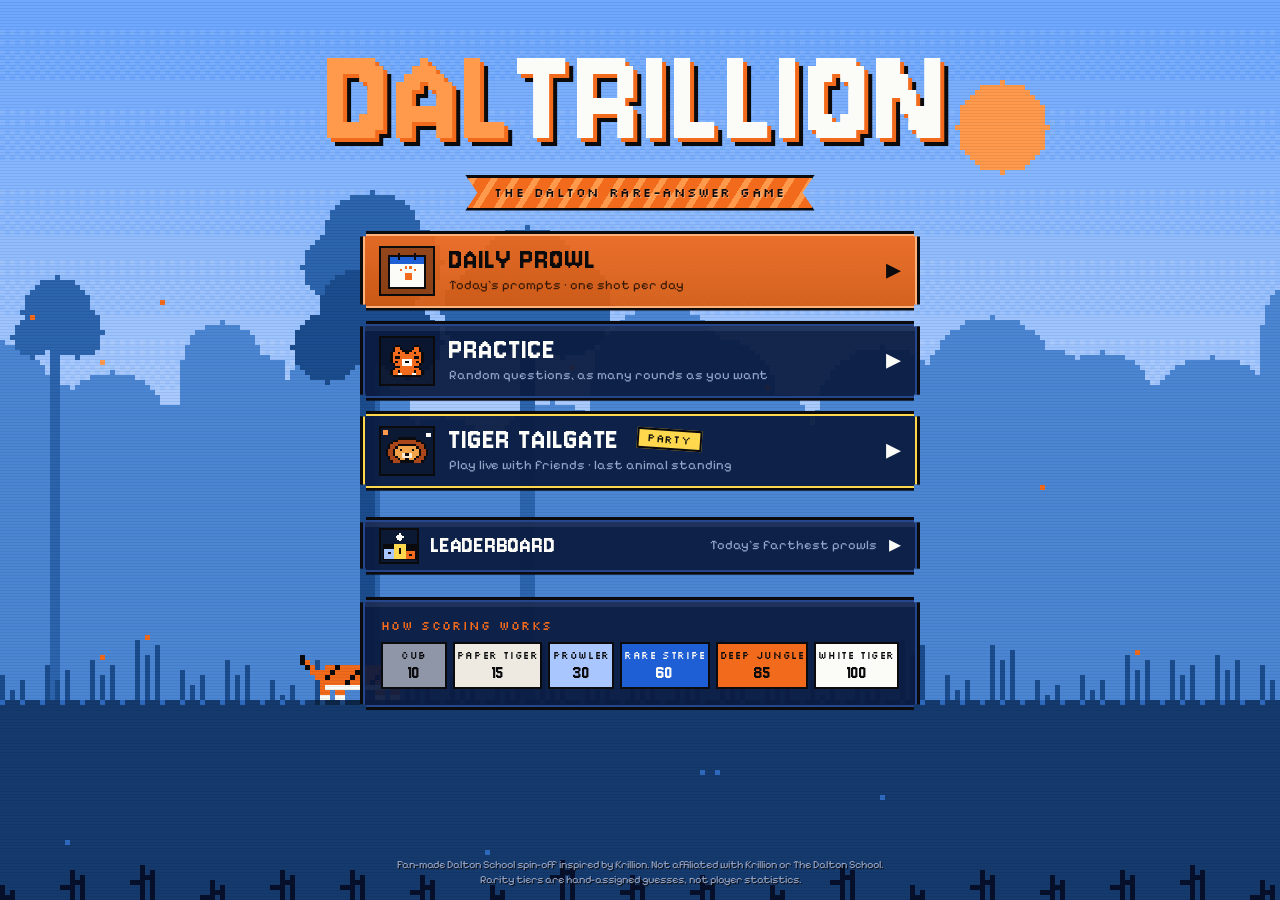
<file: index.html>
<!doctype html>
<html lang="en">
<head>
<meta charset="utf-8">
<meta name="viewport" content="width=device-width,initial-scale=1,viewport-fit=cover">
<meta name="claude:viewport-fit-sides" content="cover">
<title>Daltrillion – the Dalton rare-answer game</title>
<meta name="description" content="Daltrillion is a free daily trivia game for Dalton students: name the answer nobody else thinks of. Seven prompts a day, and rarer answers send Ivan the tiger farther. Practice anytime or play Tiger Tailgate with friends.">
<meta name="theme-color" content="#0A1A3F">
<meta name="color-scheme" content="dark">
<meta name="apple-mobile-web-app-title" content="Daltrillion">
<link rel="icon" href="assets/favicon.svg" type="image/svg+xml">
<link rel="icon" href="assets/favicon-96.png" type="image/png" sizes="96x96">
<link rel="icon" href="assets/favicon-48.png" type="image/png" sizes="48x48">
<link rel="apple-touch-icon" href="assets/apple-touch-icon.png">
<meta property="og:type" content="website">
<meta property="og:title" content="Daltrillion">
<meta property="og:description" content="Daltrillion is a free daily trivia game for Dalton students: name the answer nobody else thinks of. Seven prompts a day, and rarer answers send Ivan the tiger farther. Practice anytime or play Tiger Tailgate with friends.">
<meta property="og:image" content="https://c28aa1-rgb.github.io/Daltrillion/assets/og.png">
<meta property="og:url" content="https://c28aa1-rgb.github.io/Daltrillion/">
<meta property="og:site_name" content="Daltrillion">
<link rel="canonical" href="https://c28aa1-rgb.github.io/Daltrillion/">
<meta name="google-site-verification" content="IF7jFN7A3wiU-HXC_sBSC2YQstETGB_059yfvg2CAew">
<script type="application/ld+json">{"@context":"https://schema.org","@type":"VideoGame","name":"Daltrillion","alternateName":"Daltrillion: the Dalton rare-answer game","url":"https://c28aa1-rgb.github.io/Daltrillion/","description":"A free daily trivia game for Dalton students: name the answer nobody else thinks of. Rarer answers send Ivan the tiger farther. Daily Prowl, Practice and Tiger Tailgate party mode.","genre":["Trivia","Word game"],"gamePlatform":"Web browser","applicationCategory":"Game","operatingSystem":"Any","isAccessibleForFree":true,"offers":{"@type":"Offer","price":"0","priceCurrency":"USD"}}</script>
<meta name="twitter:card" content="summary_large_image">
<link rel="preconnect" href="https://fonts.googleapis.com">
<link rel="preconnect" href="https://fonts.gstatic.com" crossorigin>
<link rel="stylesheet" href="https://fonts.googleapis.com/css2?family=Jersey+10&family=Pixelify+Sans:wght@400..700&family=Silkscreen&display=swap">
<style>:root{padding-top:env(safe-area-inset-top,0px);padding-bottom:env(safe-area-inset-bottom,0px)}body{margin:0;font:14px system-ui,sans-serif}img{max-width:100%}[hidden]{display:none!important}</style>
<!-- Order matters: later files override earlier ones. -->
<link rel="stylesheet" href="css/base.css?v=52fe7630f1">
<link rel="stylesheet" href="css/solo.css?v=44de808810">
<link rel="stylesheet" href="css/party.css?v=53ce650935">
<link rel="stylesheet" href="css/effects.css?v=934029da0d">
<link rel="stylesheet" href="css/tailgate.css?v=7ae7ffd604">
<link rel="stylesheet" href="css/responsive.css?v=be723882f8">
</head>
<body>
<canvas id="scene" aria-hidden="true"></canvas>
<div id="confetti" aria-hidden="true"></div>
<div id="labels" aria-hidden="true"></div>
<div id="cel" hidden role="dialog" aria-label="Celebration">
  <canvas id="celcv" aria-hidden="true"></canvas>
  <div class="celtext"><div class="celdunk" id="celdunk" hidden>Slam dunk!</div><div class="celwin" id="celwin"></div></div>
  <button class="pxbtn navy small" id="celskip" type="button">Skip</button>
</div>
<div id="tg" hidden>
  <div id="tglabels" aria-hidden="true"></div>
  <div class="tghud">
    <div class="tgbox px"><span class="flabel">Tailgate</span><b id="tgcode"></b></div>
    <div class="tgmid"><span class="label" id="tgcat"></span><div class="tgclock" id="tgclock" hidden><b id="tgsecs">0</b><span>sec left</span></div></div>
    <div class="tgbox px right"><span class="flabel" id="tgstandlbl">Standing</span><b id="tgstand" class="pink"></b></div>
    <div class="tgbtns"><button class="pxbtn navy small" id="tgleave" type="button" title="Leave the tailgate">Leave</button><button class="pxbtn navy small" id="tgchattoggle" type="button" aria-pressed="true">Chat</button></div>
  </div>

  <div class="tgcenter">
    <div class="tgpanel px" id="tglobby">
      <span class="rib">Tiger Tailgate · lobby</span>
      <div class="rowsb"><div class="pcode" id="tgcodebig"></div><div style="display:flex;flex-direction:column;gap:6px;align-items:flex-end"><button class="see" id="tgcopy" type="button">Copy code</button><span class="mute small" id="tgcopied"></span></div></div>
      <div id="tghostctl" style="display:flex;flex-direction:column;gap:10px">
        <span class="flabel">Categories</span>
        <details class="catpick" id="catpick">
          <summary id="catsum">Categories</summary>
          <div class="catmenu" id="catmenu"></div>
        </details>
        <label class="flabel" for="tgtime">Seconds per turn: <b id="tgtimeval">10s</b></label>
        <input class="tgtime" id="tgtime" type="range" min="2" max="20" step="1" value="10">
        <span class="flabel">Lives per animal</span>
        <div class="seg" id="tgseg"><button type="button" data-n="1">♥</button><button type="button" data-n="2">♥♥</button><button type="button" data-n="3">♥♥♥</button></div>
        <button class="pxbtn orange" id="tgstart" type="button">▸ Start the tailgate ◂</button>
        <p class="mute small" id="tgstarthint" style="margin:0"></p>
      </div>
      <p class="mute" id="tgwait" hidden style="margin:0">Waiting for the host to start…</p>
      <p class="mute small" id="tgcatsview" hidden style="margin:0"></p>
    </div>

    <div class="tgpanel px" id="tgprompt" hidden>
      <span class="rib" id="tgcatlbl"></span>
      <p class="tgq" id="tgq"></p>
      <p class="hint" id="tglast"></p>
      <p class="tgused" id="tgused"></p>
    </div>

    <div class="tgring" id="tgring" hidden aria-live="assertive"><b>Time!</b><span id="tgringtext"></span></div>

    <div class="tgready" id="tgready" hidden aria-live="polite"><b id="tgreadyn">5</b><span><em>Get ready</em><i id="tgreadywho"></i> first</span></div>

    <div class="tgfinal" id="tgfinal" hidden>
      <div class="tgwin" id="tgwin"></div>
      <p class="tgwinsub" id="tgwinsub"></p>
      <button class="pxbtn orange celebrate" id="tgcel" type="button" hidden>🏀 Celebrate 🏀</button>
      <div class="btnrow" style="justify-content:center"><button class="pxbtn orange" id="tgagain" type="button">Play again</button><button class="pxbtn navy" id="tgleave2" type="button">Leave</button></div>
      <p class="mute" id="tgagainwait" hidden style="margin:0;text-align:center">The host can start another game.</p>
    </div>
  </div>

  <aside class="tgchat px" id="tgchat" aria-label="Party chat">
    <div class="rowsb"><span class="label" style="color:var(--white)">Chat</span>
      <details class="tgplayers"><summary>Players (<span id="tgpcount">0</span>)</summary><ul id="tgplist"></ul></details></div>
    <div class="tglog" id="tglog" aria-live="polite"></div>
    <div class="emogrid" id="emogrid" hidden role="group" aria-label="Emotes"></div>
    <form class="tgchatform" id="tgchatform" autocomplete="off">
      <button class="pxbtn navy small emobtn" id="emobtn" type="button" aria-expanded="false" title="Emotes">☺</button>
      <label class="sr-only" for="tgchatin">Chat message</label>
      <input id="tgchatin" maxlength="140" placeholder="say something…" spellcheck="true">
      <button class="pxbtn navy small" type="submit">Send</button>
    </form>
  </aside>

  <div class="tgdock px" id="tgdock" hidden>
    <span class="tghearts" id="tghearts">♥2</span><small class="tgnx" id="tgnx" aria-live="polite"></small>
    <div style="flex:1;min-width:0;display:flex;flex-direction:column;gap:6px">
      <form class="entry" id="tgform" autocomplete="off">
        <label class="sr-only" for="tginput">Your answer</label>
        <input id="tginput" type="text" placeholder="…" spellcheck="false" autocapitalize="off" enterkeyhint="send">
        <button class="pxbtn orange" type="submit" id="tgsend">Send</button>
      </form>
      <div class="tgbar" id="tgbar" hidden><i id="tgbarfill"></i></div>
      <div class="after"><span class="nope" id="tgmsg"></span><button type="button" class="dym" id="tgdym" hidden></button></div>
    </div>
  </div>
  <button class="pxbtn navy small" id="tgleave3" type="button" hidden>Leave</button>
</div>
<div class="crt" aria-hidden="true"></div>
<div id="ui">
  <header class="top">
    <div class="brand" id="brand" hidden>Daltrillion</div>
    <div class="trail px" id="trail" hidden>
      <div class="nodes" id="nodes" aria-hidden="true"></div>
      <div class="dist"><span class="label">Prowled</span><b id="dist">0 M</b></div>
    </div>
    <div class="phud px" id="phud" hidden>
      <span class="pc" id="phud-code"></span>
      <span class="label" id="phud-round"></span>
      <div class="pchips" id="pchips"></div>
      <button class="pxbtn navy small" id="phud-leave" type="button">Leave</button>
    </div>
    <div class="hbtns">
      <button class="pxbtn navy small" id="quit" type="button" hidden>Quit</button>
      
    </div>
  </header>

  <main class="stage">
    <!-- INTRO -->
    <section id="intro">
      <div class="logo">
        <h1 class="title" id="title" aria-label="Daltrillion">Daltrillion</h1>
      </div>
      <div class="ribbon"><span id="sub"></span></div>
      <div class="modes">
        <button class="mode px daily" id="start" type="button">
          <canvas class="micon" width="22" height="20" data-icon="daily" aria-hidden="true"></canvas>
          <span class="mtext"><span class="mt" id="start-label">Daily Prowl</span><span class="md" id="start-desc">Today's prompts · one shot per day</span></span>
          <span class="mgo" aria-hidden="true">▸</span>
        </button>
        <button class="mode px" id="prac" type="button">
          <canvas class="micon" width="22" height="20" data-icon="practice" aria-hidden="true"></canvas>
          <span class="mtext"><span class="mt">Practice</span><span class="md" id="prac-desc">Play past questions as much as you want</span></span>
          <span class="mgo" aria-hidden="true">▸</span>
        </button>
        <button class="mode px party" id="party" type="button">
          <canvas class="micon" width="22" height="20" data-icon="tailgate" aria-hidden="true"></canvas>
          <span class="mtext"><span class="mt">Tiger Tailgate <span class="sticker" aria-hidden="true">Party</span></span><span class="md">Play live with friends · last animal standing</span></span>
          <span class="mgo" aria-hidden="true">▸</span>
        </button>
      </div>
      <button class="lbbtn px" id="lbopen" type="button">
        <canvas class="micon" width="22" height="20" data-icon="board" aria-hidden="true"></canvas>
        <span class="mt">Leaderboard</span><span class="lbline" id="lbline">Today's farthest prowls</span>
        <span class="mgo" aria-hidden="true">▸</span>
      </button>
      <button class="pxbtn navy small devreplay" id="devreplay" type="button" hidden>Replay today's Daily (localhost only)</button>
      <div class="devpreview" id="devpreview" hidden>
        <span>Preview reveals (localhost only):</span>
        <button type="button" data-preview="C">Cub</button><button type="button" data-preview="T">Paper Tiger</button><button type="button" data-preview="P">Prowler</button><button type="button" data-preview="R">Rare Stripe</button><button type="button" data-preview="D">Deep Jungle</button><button type="button" data-preview="W">White Tiger</button><button type="button" data-preview="X">Out of time</button>
      </div>
      <p class="perr" id="introerr" hidden role="alert"></p>
      <div class="intro-panel px">
        <div class="howto">
          <span class="label">How scoring works</span>
          <div class="tiers" id="tiers"></div>
        </div>
      </div>
    </section>

    <!-- PLAY -->
    <section id="play" hidden style="width:100%;display:flex;flex-direction:column;align-items:center">
      <div class="plaque px" id="plaque">
        <span class="rib" id="cat"></span>
        <h2 id="prompt"></h2>
        <p class="hint" id="hint">▸ the rarer the answer, the farther Ivan prowls</p>
        <p class="note" id="note"></p>
        <div class="after" id="after" aria-live="polite">
          <span class="nope" id="nope"></span>
          <button type="button" class="dym" id="dym" hidden></button>
        </div>
        <div class="misses" id="misses"></div>
        <div class="bellinfo" id="bellinfo" hidden>
          <p class="lastpass" id="lastpass"></p>
          <div class="usedwrap"><span class="flabel">Already said</span><div class="used" id="used"></div></div>
        </div>
      </div>
      <div class="ring px" id="ring" hidden aria-live="assertive"><b>Ring!</b><span id="ring-text"></span></div>
      <div class="reveal px" id="reveal" hidden aria-live="assertive">
        <div class="banner" id="banner"><b id="r-tier"></b><span id="r-pts"></span></div>
        <div class="reveal-body">
          <span class="rib blue" id="r-count"></span>
          <p class="r-match" id="r-match"></p>
          <p class="mute" id="r-blurb"></p>
          <p class="mute" id="r-dist"></p>
          <button class="pxbtn orange r-next" id="r-next" type="button">Next prompt ▸</button>
        </div>
      </div>
    </section>

    <!-- RESULTS -->
    <section id="results" hidden style="width:100%;display:flex;flex-direction:column;align-items:center">
      <div class="res px">
        <span class="rib" id="res-label"></span>
        <div class="big" id="res-m"></div>
        <div class="zone" id="res-zone"></div>
        <div class="stats" id="stats"></div>
        <div class="lbcard" id="res-board" hidden></div>
        <div class="nodes" id="res-nodes" aria-hidden="true"></div>
        <div class="share">
          <div class="share-card" id="share-card" role="img"></div>
          <pre id="share-text" hidden></pre>
        </div>
        <div class="btnrow">
          <button class="pxbtn orange" id="sharebtn" type="button" hidden>Share your score</button>
          <button class="pxbtn navy" id="copy" type="button">Copy result</button>
          <button class="pxbtn navy" id="again" type="button">Practice round</button>
          <button class="pxbtn navy" id="replay" type="button" hidden>Replay (localhost)</button>
        </div>
        <p class="copied" id="copied" hidden></p>
        <span class="label">Scorecard</span>
        <div class="rows" id="rows"></div>
      </div>
    </section>
    <!-- LEADERBOARD -->
    <section id="board" hidden style="width:100%;display:flex;flex-direction:column;align-items:center">
      <div class="px panelw lb">
        <span class="rib">Leaderboard</span>
        <div class="lbtabs" role="tablist" aria-label="Leaderboard">
          <button type="button" role="tab" data-lb="today" aria-selected="true">Today</button>
          <button type="button" role="tab" data-lb="last" aria-selected="false">Last Daily</button>
          <button type="button" role="tab" data-lb="all" aria-selected="false">All time</button>
        </div>
        <div id="lbbody" aria-live="polite"></div>
        <form class="lbname" id="lbnameform" autocomplete="off">
          <label class="flabel" for="lbname">Your name on the board</label>
          <div class="lbrow"><input class="ex-search" id="lbname" maxlength="20" placeholder="blank = Anonymous" spellcheck="false"></div>
          <p class="mute small" id="lbnamemsg" style="margin:0">Only your Daily Prowl scores go on the board. Same name as Tiger Tailgate.</p>
        </form>
      </div>
    </section>
    <!-- PARTY: setup -->
    <section id="psetup" hidden style="width:100%;display:flex;flex-direction:column;align-items:center">
      <div class="px panelw">
        <span class="rib">Party mode</span>
        <h2 class="ptitle" id="ptitle">Tiger Tailgate</h2>
        <p class="mute" style="margin:0">Everyone sits on rocks in a jungle circle around a giant lion. When the lion points at you, you have a few seconds (the host picks how many) to name an answer in the category. Get it and the turn passes to the next animal. Run out of time and you're out. No repeats. Last animal standing wins.</p>
        <label class="flabel" for="pname">Your name</label>
        <input class="ex-search" id="pname" maxlength="20" placeholder="what the cubs call you" autocomplete="off" spellcheck="false">
        <span class="flabel">Your animal</span>
        <div class="cubs" id="cubs" role="group" aria-label="Your animal"></div>
        <form class="skinform" id="skinform" autocomplete="off">
          <label class="sr-only" for="skincode">Secret skin code</label>
          <input id="skincode" maxlength="12" placeholder="got a secret skin code?" spellcheck="false" autocapitalize="characters">
          <button class="pxbtn navy small" type="submit">Unlock</button>
        </form>
        <p class="mute small" id="skinmsg" style="margin:0"></p>
        <button class="pxbtn orange" id="phost" type="button">▸ Host a tailgate ◂</button>
        <span class="flabel">Or join by code</span>
        <form class="entry" id="pjoin-form" autocomplete="off">
          <label class="sr-only" for="pcode">Party code</label>
          <input id="pcode" maxlength="4" placeholder="ABCD" autocapitalize="characters" spellcheck="false" style="letter-spacing:.3em;text-transform:uppercase">
          <button class="pxbtn navy" type="submit">Join</button>
        </form>
        <p class="perr" id="perr" hidden></p>
        <p class="mute small" style="margin:0" id="pnote">Everyone opens this same page and enters the code. In Claude, share the page with friends as Contributors.</p>
        <button class="link-btn" id="pback" type="button">◂ Back to the title screen</button>
      </div>
    </section>

  </main>

  <div class="dock px" id="dock" hidden>
    <div class="clock" id="clock">
      <span class="secs" id="secs">25</span>
      <div class="segs" id="segs" aria-hidden="true"></div>
    </div>
    <form class="entry" id="form" autocomplete="off">
      <label class="sr-only" for="answer">Your answer</label>
      <input id="answer" type="text" placeholder="type an answer…" spellcheck="false" autocapitalize="off" enterkeyhint="go">
      <button class="pxbtn orange" type="submit" id="pounce">Pounce</button>
    </form>
  </div>


  <footer class="fine" id="fine" data-nosnippet>
    <p>Fan-made Dalton School spin-off inspired by Krillion. Not affiliated with Krillion or The Dalton School.</p>
    <p>Rarity tiers are hand-assigned guesses, not player statistics.</p>
  </footer>
</div>

<!-- SHARE YOUR SCORE -->
<div id="sharebox" class="sharebox" hidden role="dialog" aria-modal="true" aria-labelledby="sh-title">
  <div class="px shpanel">
    <span class="rib" id="sh-title">Share your score</span>
    <button class="ch-x" id="sh-close" type="button" aria-label="Close">×</button>
    <div class="sh-card" id="sh-card"></div>
    <div id="sh-actions" hidden>
      <label class="flabel" for="sh-to">Send to</label>
      <input class="ex-search" id="sh-to" type="email" multiple autocomplete="email" placeholder="friend@dalton.org" spellcheck="false">
      <label class="flabel" for="sh-msg">Your message</label>
      <textarea class="ex-search sh-msg" id="sh-msg" maxlength="500" rows="3">Think you can beat me? Try today's Daltrillion.</textarea>
      <div class="btnrow">
        <button class="pxbtn orange" id="sh-gmail" type="button">Send with Gmail</button>
        <button class="pxbtn navy" id="sh-mail" type="button">Use my mail app</button>
      </div>
      <button class="pxbtn navy" id="sh-native" type="button" hidden>Share with the picture attached</button>
      <div class="btnrow">
        <button class="pxbtn navy small" id="sh-img" type="button">Copy picture</button>
        <button class="pxbtn navy small" id="sh-save" type="button">Save picture</button>
      </div>
    </div>
    <p class="mute small" id="sh-msgline" aria-live="polite"></p>
  </div>
</div>

<!-- NAME YOURSELF: covers the page after a run while you have no name on the board.
     Only goes away by saving a name or choosing to stay anonymous (see board.js). -->
<div id="namebox" class="sharebox namebox" hidden role="dialog" aria-modal="true" aria-labelledby="nb-title" aria-describedby="nb-why">
  <div class="px shpanel">
    <span class="rib" id="nb-title">Claim your spot</span>
    <p class="nb-rank" id="nb-rank"></p>
    <p class="mute" id="nb-why" style="margin:0"></p>
    <form class="nbform" id="nbform" autocomplete="off">
      <label class="flabel" for="nbname">Your name on the board</label>
      <input class="ex-search" id="nbname" maxlength="20" placeholder="2–20 letters or numbers" spellcheck="false" autocapitalize="words" enterkeyhint="done">
      <button class="pxbtn orange" type="submit" id="nbsave">Put me on the board ▸</button>
    </form>
    <p class="mute small" id="nbmsg" aria-live="polite" style="margin:0"></p>
    <button class="link-btn nbskip" id="nbskip" type="button">No thanks, keep me anonymous</button>
  </div>
</div>

<script>window.DALTRILLION_SERVER="https://daltrillion.daltrillion.workers.dev";</script>
<!-- Plain scripts sharing one global scope; order matters (see README).
     No answer lists ship to the browser: they live on the server (server/src/game). -->
<script src="js/config.js?v=4903d82ae8"></script>
<script src="js/util.js?v=e55989e512"></script>
<script src="js/api.js?v=a0337b2b8e"></script>
<script src="js/scene.js?v=c6ca908c4d"></script>
<script src="js/game.js?v=6f516bea86"></script>
<script src="js/board.js?v=3c87827239"></script>
<script src="js/share.js?v=a3e4936797"></script>
<script src="js/sprites.js?v=e253b380df"></script>
<script src="js/celebrate.js?v=bf317a73b6"></script>
<script src="js/tailgate-scene.js?v=51b1ab7f94"></script>
<script src="js/tailgate.js?v=a77fd50b69"></script>
<script src="js/sfx.js?v=413c0f2c23"></script>
<script src="js/main.js?v=d3982e0143"></script>
</body>
</html>
</file>
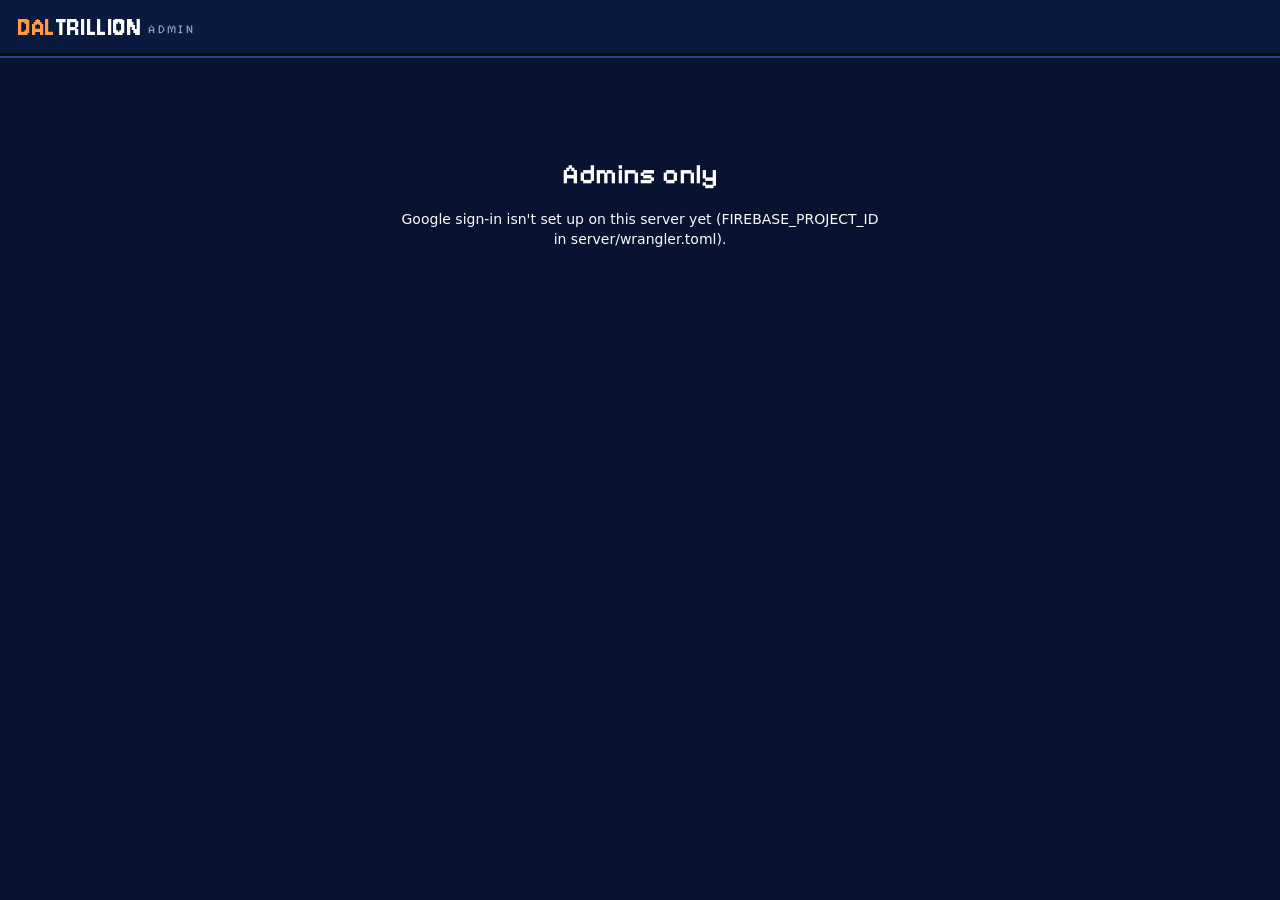
<file: admin/index.html>
<!doctype html>
<html lang="en">
<head>
<meta charset="utf-8">
<meta name="viewport" content="width=device-width,initial-scale=1">
<meta name="robots" content="noindex">
<title>Daltrillion Admin</title>
<link rel="icon" href="../assets/favicon.svg" type="image/svg+xml">
<link rel="preconnect" href="https://fonts.googleapis.com">
<link rel="preconnect" href="https://fonts.gstatic.com" crossorigin>
<link rel="stylesheet" href="https://fonts.googleapis.com/css2?family=Jersey+10&family=Pixelify+Sans:wght@400..700&family=Silkscreen&display=swap">
<link rel="stylesheet" href="admin.css?v=c1a726a06d">
</head>
<body class="gated">
<header class="bar">
  <a class="logo" href="./"><span>Dal</span>trillion <small>admin</small></a>
  <nav class="tabs" role="tablist">
    <button role="tab" data-view="questions" aria-selected="true">Questions</button>
    <button role="tab" data-view="schedule" aria-selected="false">Schedule</button>
    <button role="tab" data-view="overview" aria-selected="false">Overview</button>
    <button role="tab" data-view="players" aria-selected="false">Players</button>
    <button role="tab" data-view="activity" aria-selected="false">Activity</button>
    <button role="tab" data-view="backup" aria-selected="false">Backup</button>
  </nav>
  <div class="who"><span id="who"></span><button type="button" class="linkbtn" id="signout" hidden>Sign out</button> · <a href="../" target="_blank" rel="noopener">Open the game ↗</a></div>
</header>

<main>
  <!-- Shown until we know who you are: a loading screen, then sign-in if needed. -->
  <div class="gate" id="gate">
    <div class="loader" id="gateload" aria-hidden="true"><i></i><i></i><i></i><i></i></div>
    <h1 id="gatetitle">Daltrillion admin</h1>
    <p id="gatemsg" role="status">Checking your sign-in…</p>
    <button class="gbtn" id="gsignin" type="button" hidden>
      <svg viewBox="0 0 48 48" width="18" height="18" aria-hidden="true"><path fill="#FFC107" d="M43.6 20.5H42V20H24v8h11.3C33.7 32.7 29.2 36 24 36c-6.6 0-12-5.4-12-12s5.4-12 12-12c3.1 0 5.8 1.2 7.9 3.1l5.7-5.7C34 6.1 29.3 4 24 4 12.9 4 4 12.9 4 24s8.9 20 20 20 20-8.9 20-20c0-1.3-.1-2.4-.4-3.5z"/><path fill="#FF3D00" d="M6.3 14.7l6.6 4.8C14.7 15.1 19 12 24 12c3.1 0 5.8 1.2 7.9 3.1l5.7-5.7C34 6.1 29.3 4 24 4 16.3 4 9.7 8.3 6.3 14.7z"/><path fill="#4CAF50" d="M24 44c5.2 0 9.9-2 13.4-5.2l-6.2-5.2C29.2 35.1 26.7 36 24 36c-5.2 0-9.6-3.3-11.3-7.9l-6.5 5C9.5 39.6 16.2 44 24 44z"/><path fill="#1976D2" d="M43.6 20.5H42V20H24v8h11.3c-.8 2.2-2.2 4.2-4.1 5.6l6.2 5.2C37 39.2 44 34 44 24c0-1.3-.1-2.4-.4-3.5z"/></svg>
      Sign in with Google</button>
    <p class="msg err" id="gateerr" role="alert"></p>
  </div>

  <!-- QUESTIONS -->
  <section class="view" id="view-questions" hidden>
    <aside class="qlist">
      <div class="qtools">
        <input id="qsearch" type="search" placeholder="Search questions…" aria-label="Search questions">
        <button class="btn primary" id="qnew" type="button">+ New</button>
      </div>
      <div class="filters" id="qfilters" role="group" aria-label="Filter by status"></div>
      <ul id="qitems"></ul>
    </aside>

    <div class="editor" id="editor">
      <div class="empty" id="qempty">
        <h2>Pick a question, or make a new one.</h2>
        <p>Drafts stay hidden from players until they're scheduled. Scheduled questions appear only in that day's Daily, then retire into Practice and Tiger Tailgate.</p>
        <p>To draft a question with Claude, run <code>/draft-question</code> in Claude Code (see <code>QUESTION_GUIDE.md</code>), then paste it into <b>Backup → Import</b>.</p>
      </div>

      <form id="qform" hidden autocomplete="off">
        <div class="ehead">
          <div>
            <span class="pill" id="qstatus"></span>
            <span class="mute" id="qdays"></span>
          </div>
          <div class="etabs" role="tablist">
            <button type="button" role="tab" data-pane="edit" aria-selected="true">Edit</button>
            <button type="button" role="tab" data-pane="stats" aria-selected="false">Stats</button>
          </div>
        </div>

        <div class="pane" id="pane-edit">
          <div class="grid2">
            <div class="fields">
              <label>Label <small>short name shown in menus</small>
                <input name="label" maxlength="60" required placeholder="Lunch Menu"></label>
              <label>Prompt <small>what players are asked</small>
                <input name="prompt" maxlength="200" required placeholder="Name a food from the Dalton lunch menu."></label>
              <label>Note <small>one line of fine print under the prompt (optional)</small>
                <input name="note" maxlength="300" placeholder="From the October lunch menu. Toppings don't count."></label>
              <div class="pair">
                <label>Theme <small>a Daily is 7: 2 Dalton, 2 School &amp; NYC, 3 General</small>
                  <select name="theme">
                    <option value="dalton">Dalton</option>
                    <option value="school">School &amp; NYC</option>
                    <option value="general">General</option>
                  </select></label>
                <label class="check"><input type="checkbox" name="practice"> Practice filler
                  <small>playable in Practice and Tailgate right away, until there are enough real past questions. Scheduling it makes it a normal question.</small></label>
              </div>
              <label>Kind
                <select name="kind">
                  <option value="list">List: plain answers</option>
                  <option value="people">People: last names and first + last also count</option>
                  <option value="teams">Teams: "Soccer (Boys)" also matches "boys soccer"</option>
                  <option value="timeline">Timeline: guess the year (Timeline Tuesday)</option>
                </select></label>
              <div class="tlfields" id="tlfields" hidden>
                <p class="mute small ahelp">Timeline Tuesday, like the history game Eraly: players see the prompt (the moment in Dalton history) and get one guess at the year. Exact is White Tiger; the closer, the rarer. Older events allow more slack.</p>
                <div class="pair">
                  <label>Year <small>when it happened</small>
                    <input name="year" inputmode="numeric" maxlength="4" placeholder="1919"></label>
                  <div></div>
                </div>
                <label>Fact <small>shown after the guess: one or two sentences</small>
                  <textarea name="fact" rows="3" maxlength="400" placeholder="Helen Parkhurst opened the school as the Children's University School, using her Dalton Plan."></textarea></label>
              </div>
              <label>Source <small>where the list came from, for whoever checks it later</small>
                <textarea name="source" rows="2" maxlength="4000" placeholder="2026–27 club list, pages 3–5"></textarea></label>
              <div class="answers">
                <div class="ahead">
                  <span class="albl">Answers <small id="acount"></small></span>
                  <div class="amode" role="tablist" aria-label="Answer editor">
                    <button type="button" role="tab" data-amode="tiers" aria-selected="true">By tier</button>
                    <button type="button" role="tab" data-amode="text" aria-selected="false">Text</button>
                  </div>
                </div>
                <div id="atiers-wrap">
                  <p class="mute small ahelp">Type each answer in the box for how rare you think it is, one per line. Other ways to say it go after a <code>|</code>, separated by <code>;</code>, like <code>The Bronx | bronx; the bx</code>. People can end with <code>@Role</code>.</p>
                  <div class="tierboxes" id="tierboxes"></div>
                </div>
                <div id="atext-wrap" hidden>
                  <p class="mute small ahelp">One per line: <code>Name|tier|alias;alias</code> (people: add <code>@Role</code>). Tiers C T P R D W.</p>
                  <textarea name="items" id="items" rows="18" spellcheck="false" class="mono" placeholder="Pancakes|C|pancake&#10;Chicken Tikka Masala|C|tikka masala;tikka&#10;Healthy Slaw|R|coleslaw;slaw"></textarea>
                </div>
              </div>
            </div>
            <div class="side">
              <div class="card" id="check">
                <h3>Check</h3>
                <div id="checkbody" class="mute">Type or paste answers to check them.</div>
              </div>
              <div class="card">
                <h3>Try guesses</h3>
                <p class="mute small">Judged exactly like the game, using what's in the editor (saved or not). One guess per line.</p>
                <textarea id="tryin" rows="4" spellcheck="false" placeholder="tikka&#10;pancake&#10;cole slaw"></textarea>
                <button type="button" class="btn" id="trybtn">Try</button>
                <ul id="tryout" class="tryout"></ul>
              </div>
              <div class="card legend">
                <h3>Tiers</h3>
                <ul>
                  <li><b class="t t-C">C</b> Cub: what most people say</li>
                  <li><b class="t t-T">T</b> Paper Tiger: sounds obscure, but everyone says it</li>
                  <li><b class="t t-P">P</b> Prowler: common</li>
                  <li><b class="t t-R">R</b> Rare Stripe: less common</li>
                  <li><b class="t t-D">D</b> Deep Jungle: a deep cut</li>
                  <li><b class="t t-W">W</b> White Tiger: almost nobody</li>
                </ul>
              </div>
            </div>
          </div>
          <div class="actions">
            <button type="submit" class="btn primary" id="save">Save</button>
            <button type="button" class="btn" id="playtest" title="Play just this question in the real game, as a test run (not counted anywhere)">Play test</button>
            <button type="button" class="btn danger" id="del">Delete</button>
            <span id="savemsg" class="msg" role="status"></span>
          </div>
        </div>

        <div class="pane" id="pane-stats" hidden>
          <div id="statsbody"></div>
        </div>
      </form>
    </div>
  </section>

  <!-- SCHEDULE -->
  <section class="view" id="view-schedule" hidden>
    <div class="shead">
      <h2>Daily schedule</h2>
      <p class="mute">Each day's Daily uses the questions listed for it, in a shuffled order. A question retires the day after its last Daily and then shows up in Practice and Tiger Tailgate. Past days are locked.</p>
      <div class="srange"><button class="btn" id="sprev" type="button">◂ Earlier</button><span id="srangelbl"></span><button class="btn" id="snext" type="button">Later ▸</button></div>
    </div>
    <ol id="days" class="days"></ol>
  </section>

  <!-- OVERVIEW -->
  <section class="view" id="view-overview" hidden>
    <h2>Overview</h2>
    <p class="mute">Every category at a glance: what's already run, what's coming up, and what hasn't been used yet. Click one to open it.</p>
    <div class="ovcols" id="ovcols"></div>
  </section>

  <!-- PLAYERS -->
  <section class="view" id="view-players" hidden>
    <h2>Players</h2>
    <p class="mute">Everyone who has put a name on the leaderboard or finished a Daily, newest first. Names follow the casino game's rules (2–20 letters, numbers and . _ ' -, nothing rude, no staff look-alikes, no two the same). Rename anyone here (a blank name clears it), and tick <b>Locked</b> so they can't change it back. Hide a name and that player shows as "Anonymous cub"; their scores still count. To fix a score (cheating, a bug), pick the Daily, type the distance in meters and press <b>Change score</b>; it's logged in Activity.</p>
    <table class="tbl"><thead><tr><th>Name</th><th>Best Daily</th><th>Dailies</th><th>Since</th><th></th></tr></thead><tbody id="playerrows"></tbody></table>
  </section>

  <!-- ACTIVITY -->
  <section class="view" id="view-activity" hidden>
    <h2>Activity</h2>
    <p class="mute">Every change any admin makes, newest first.</p>
    <table class="tbl"><thead><tr><th>When</th><th>Who</th><th>What</th><th></th></tr></thead><tbody id="logrows"></tbody></table>
  </section>

  <!-- BACKUP -->
  <section class="view" id="view-backup" hidden>
    <h2>Backup</h2>
    <div class="card">
      <h3>Export</h3>
      <p class="mute">Downloads every question and the whole schedule as one JSON file.</p>
      <button class="btn primary" id="export" type="button">Download backup</button>
    </div>
    <div class="card">
      <h3>Import questions</h3>
      <p class="mute">Paste JSON like <code>{"questions":[{"label":…,"prompt":…,"note":…,"kind":"list","source":…,"items":"Name|C|alias\n…"}]}</code>. This is the format <code>/draft-question</code> produces. Imports always arrive as new drafts and never overwrite anything.</p>
      <textarea id="importin" rows="10" spellcheck="false" class="mono" placeholder='{"questions": [ … ]}'></textarea>
      <label class="check" id="importschedwrap" hidden><input type="checkbox" id="importsched" checked> <span id="importschedlbl">Also schedule the Dailies in this file</span></label>
      <div class="actions"><input type="file" id="importfile" accept=".json,application/json"><button class="btn primary" id="import" type="button">Import</button><span id="importmsg" class="msg" role="status"></span></div>
    </div>
  </section>
</main>

<script>window.DALTRILLION_SERVER="https://daltrillion.daltrillion.workers.dev";</script>
<!-- server address goes here in the hosted copy (tools/build-pages.mjs) -->
<script src="admin.js?v=bdaad0447d"></script>
</body>
</html>
</file>
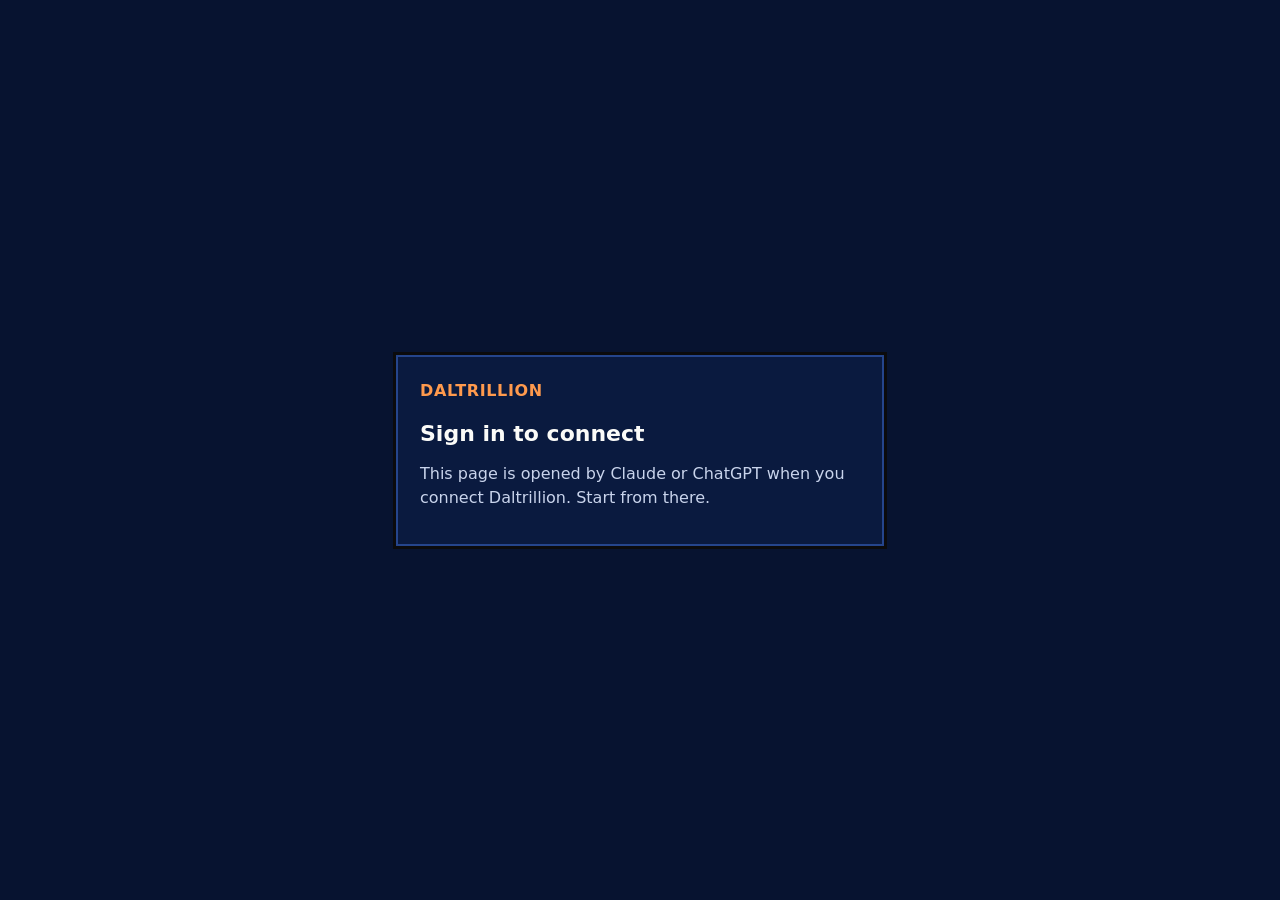
<file: admin/connect.html>
<!doctype html>
<html lang="en">
<head>
<meta charset="utf-8">
<meta name="viewport" content="width=device-width,initial-scale=1">
<meta name="robots" content="noindex">
<meta name="referrer" content="no-referrer">
<title>Connect to Daltrillion</title>
<link rel="icon" href="../assets/favicon.svg" type="image/svg+xml">
<style>
  :root{color-scheme:dark}
  body{margin:0;min-height:100vh;display:grid;place-items:center;background:#071330;color:#FBFBF8;font:16px/1.5 system-ui,-apple-system,"Segoe UI",sans-serif;padding:16px;box-sizing:border-box}
  main{max-width:440px;width:100%;background:#0A1A3F;border:3px solid #0B0B0D;box-shadow:inset 0 0 0 2px #25458C;padding:24px}
  h1{font-size:22px;margin:0 0 12px} p{margin:0 0 12px;color:#C9D4EC} b{color:#FBFBF8}
  .logo{font-weight:800;letter-spacing:.04em;margin-bottom:14px;color:#FF9A4D}
  .gbtn{display:inline-flex;align-items:center;gap:10px;padding:10px 18px;font:500 15px system-ui;color:#1f1f1f;background:#fff;border:1px solid #747775;border-radius:4px;cursor:pointer}
  .gbtn:hover{background:#f2f2f2}
  .no{font:600 14px system-ui;background:none;border:0;color:#A9C6FF;text-decoration:underline;cursor:pointer;padding:0;margin-left:14px}
  .err{color:#FF8A73} [hidden]{display:none!important}
</style>
</head>
<body>
<main>
  <div class="logo">DALTRILLION</div>
  <h1>Sign in to connect</h1>
  <p id="msg">Sign in with your Google account. Only Daltrillion admins can connect an app.</p>
  <div>
    <button class="gbtn" id="signin" type="button" hidden>
      <svg viewBox="0 0 48 48" width="18" height="18" aria-hidden="true"><path fill="#FFC107" d="M43.6 20.5H42V20H24v8h11.3C33.7 32.7 29.2 36 24 36c-6.6 0-12-5.4-12-12s5.4-12 12-12c3.1 0 5.8 1.2 7.9 3.1l5.7-5.7C34 6.1 29.3 4 24 4 12.9 4 4 12.9 4 24s8.9 20 20 20 20-8.9 20-20c0-1.3-.1-2.4-.4-3.5z"/><path fill="#FF3D00" d="M6.3 14.7l6.6 4.8C14.7 15.1 19 12 24 12c3.1 0 5.8 1.2 7.9 3.1l5.7-5.7C34 6.1 29.3 4 24 4 16.3 4 9.7 8.3 6.3 14.7z"/><path fill="#4CAF50" d="M24 44c5.2 0 9.9-2 13.4-5.2l-6.2-5.2C29.2 35.1 26.7 36 24 36c-5.2 0-9.6-3.3-11.3-7.9l-6.5 5C9.5 39.6 16.2 44 24 44z"/><path fill="#1976D2" d="M43.6 20.5H42V20H24v8h11.3c-.8 2.2-2.2 4.2-4.1 5.6l6.2 5.2C37 39.2 44 34 44 24c0-1.3-.1-2.4-.4-3.5z"/></svg>
      <span id="signinlbl">Sign in with Google</span></button>
    <button class="no" id="cancel" type="button" hidden>Cancel</button>
  </div>
  <p class="err" id="err" role="alert" style="margin-top:12px"></p>
</main>
<script>window.DALTRILLION_SERVER="https://daltrillion.daltrillion.workers.dev";</script>
<!-- server address goes here in the hosted copy (tools/build-pages.mjs) -->
<script>
/* Step 3 of connecting Claude or ChatGPT (see server/src/connect.js): sign in with Google, let the
   server check you're an admin, then send the browser back to the server to finish. The server
   address is fixed by the page itself, never taken from the link, so this page can't be pointed
   at anyone else's server to hand them your sign-in. */
(function () {
  const SERVER = (window.DALTRILLION_SERVER || location.origin).replace(/\/$/, "");
  const SDK = "https://www.gstatic.com/firebasejs/12.6.0";
  const $ = (id) => document.getElementById(id);
  const state = new URLSearchParams(location.search).get("state") || "";
  const back = (params) => { location.href = `${SERVER}/connect/done?state=${encodeURIComponent(state)}&${params}`; };
  let fb = null;

  async function finish(user) {
    $("err").textContent = ""; $("msg").textContent = `Checking ${user.email}…`;
    const res = await fetch(`${SERVER}/connect/verify`, {
      method: "POST", headers: { "content-type": "application/json", authorization: "Bearer " + await user.getIdToken() },
      body: JSON.stringify({ state }),
    }).catch(() => null);
    const data = res ? await res.json().catch(() => ({})) : {};
    if (res && res.ok && data.code) { $("msg").textContent = `Signed in as ${data.email}. Finishing…`; back("code=" + encodeURIComponent(data.code)); return; }
    $("msg").textContent = "Sign in with your Google account. Only Daltrillion admins can connect an app.";
    $("err").textContent = res && res.status === 403 && data.error === "not_admin" ? `${data.email || user.email} isn't a Daltrillion admin. Try a different account.` : "Couldn't reach the server. Try again.";
    $("signinlbl").textContent = "Use a different account";
  }

  async function signIn() {
    const { GoogleAuthProvider, signInWithPopup, signOut } = fb.lib;
    const provider = new GoogleAuthProvider();
    provider.setCustomParameters({ prompt: "select_account" });
    try {
      if (fb.auth.currentUser) await signOut(fb.auth);
      await finish((await signInWithPopup(fb.auth, provider)).user);
    } catch (e) {
      const code = (e && e.code) || "";
      if (code === "auth/popup-closed-by-user" || code === "auth/cancelled-popup-request") return;
      $("err").textContent = code === "auth/popup-blocked" ? "Your browser blocked the sign-in window. Allow pop-ups for this page and try again." : "Couldn't sign in. Try again.";
    }
  }

  (async function start() {
    if (!state) { $("msg").textContent = "This page is opened by Claude or ChatGPT when you connect Daltrillion. Start from there."; return; }
    $("cancel").hidden = false;
    $("cancel").onclick = () => back("error=access_denied");
    try {
      const cfg = (await (await fetch(`${SERVER}/admin/api/config`)).json()).firebase;
      const [{ initializeApp }, lib] = await Promise.all([import(`${SDK}/firebase-app.js`), import(`${SDK}/firebase-auth.js`)]);
      fb = { lib, auth: lib.getAuth(initializeApp(cfg)) };
    } catch { $("err").textContent = "Couldn't load Google sign-in. Check your connection and reload."; return; }
    $("signin").hidden = false;
    $("signin").onclick = signIn;
  })();
})();
</script>
</body>
</html>
</file>
<file: css/base.css>
/* Layout: a live pixel jungle fills the screen; Ivan prowls left-to-right through five zones as points land. UI floats over it as chunky notched panels: header trail on top, prompt plaque upper-middle, answer dock at the bottom. */
:root{
  --ink:#0B0B0D;
  --navy:#0A1A3F;
  --navy-2:#12285C;
  --edge:#25458C;
  --blue:#1F5FD6;
  --sky:#A9C6FF;
  --orange:#F26A1B;
  --orange-hi:#FF9A4D;
  --white:#FBFBF8;
  --mute:#93A4C8;
  --paper:#EEEAE1;
  --stone:#8E96A8;
  --display:"Jersey 10","Impact","Arial Narrow",sans-serif;
  --ui:"Pixelify Sans","Courier New",ui-monospace,monospace;
  /* small capitals (buttons, ribbons, chips): Pixelify's C looks like an O at these sizes */
  --caps:"Silkscreen","Pixelify Sans","Courier New",monospace;
  color-scheme:dark;
}
*{box-sizing:border-box}
[hidden]{display:none!important}
html,body{height:100%;margin:0;overflow:hidden;background:var(--navy);color:var(--white);font-family:var(--ui);font-size:16px;line-height:1.35}
button{font:inherit;color:inherit;cursor:pointer;border-radius:0}
:focus-visible{outline:3px solid var(--orange);outline-offset:2px}
.sr-only{position:absolute;width:1px;height:1px;overflow:hidden;clip:rect(0 0 0 0);white-space:nowrap}

#scene{position:fixed;inset:0;width:100%;height:100%;image-rendering:pixelated;image-rendering:crisp-edges;z-index:0}
.crt{position:fixed;inset:0;z-index:1;pointer-events:none;background:repeating-linear-gradient(0deg,rgba(0,0,0,.07) 0 1px,transparent 1px 3px)}
#ui{position:fixed;inset:0;z-index:2;display:flex;flex-direction:column;overflow-y:auto;overflow-x:hidden;
  padding-block:max(12px, env(safe-area-inset-top, 0px)) max(12px, env(safe-area-inset-bottom, 0px));
  padding-left:max(16px, env(safe-area-inset-left, 0px));
  padding-right:max(16px, env(safe-area-inset-right, 0px))}

/* pixel panel + buttons */
.px{background:rgba(10,26,63,.93);border:3px solid var(--ink);box-shadow:inset 0 0 0 2px var(--edge),inset 0 5px 0 2px rgba(169,198,255,.10);
  clip-path:polygon(0 6px,6px 6px,6px 0,calc(100% - 6px) 0,calc(100% - 6px) 6px,100% 6px,100% calc(100% - 6px),calc(100% - 6px) calc(100% - 6px),calc(100% - 6px) 100%,6px 100%,6px calc(100% - 6px),0 calc(100% - 6px))}
.pxbtn{border:3px solid var(--ink);padding:14px 20px;font-weight:400;font-size:16px;letter-spacing:0.07em;text-transform:uppercase;
  box-shadow:inset 0 -5px 0 rgba(0,0,0,.28),inset 0 3px 0 rgba(255,255,255,.18);
  clip-path:polygon(0 4px,4px 4px,4px 0,calc(100% - 4px) 0,calc(100% - 4px) 4px,100% 4px,100% calc(100% - 4px),calc(100% - 4px) calc(100% - 4px),calc(100% - 4px) 100%,4px 100%,4px calc(100% - 4px),0 calc(100% - 4px));font-family:var(--caps)}
.pxbtn:active{transform:translateY(2px);box-shadow:inset 0 -2px 0 rgba(0,0,0,.28)}
.pxbtn.orange{background:var(--orange);color:var(--ink)}
.pxbtn.orange:hover{background:var(--orange-hi)}
.pxbtn.navy{background:var(--navy-2);color:var(--white)}
.pxbtn.navy:hover{background:var(--edge)}
.pxbtn.small{padding:8px 12px;font-size:13px;letter-spacing:.12em}
.pxbtn:disabled{opacity:.5;cursor:default}

.label{font-weight:400;font-size:12px;letter-spacing:0.11em;text-transform:uppercase;color:var(--orange);font-family:var(--caps)}
.mute{color:var(--mute)}
</file>
<file: css/solo.css>
/* header */
.top{display:flex;align-items:flex-start;justify-content:space-between;gap:12px;flex-wrap:wrap}
.brand{font-family:var(--display);font-size:34px;line-height:.9;letter-spacing:.02em;text-transform:uppercase;color:var(--white);
  text-shadow:2px 2px 0 var(--orange),4px 4px 0 var(--ink)}
.trail{display:flex;align-items:center;gap:16px;padding:10px 14px}
.nodes{display:flex;align-items:center}
.node{width:16px;height:16px;border:3px solid var(--ink);background:var(--navy-2);box-shadow:inset 0 0 0 1px var(--edge)}
.node+.node{margin-left:10px;position:relative}
.node+.node::before{content:"";position:absolute;right:100%;top:50%;width:10px;height:3px;margin-top:-1.5px;margin-right:3px;
  background:repeating-linear-gradient(90deg,var(--mute) 0 2px,transparent 2px 4px)}
.node.now{background:var(--orange);animation:blink 1s steps(2) infinite}
@keyframes blink{50%{background:var(--navy-2)}}
.dist{display:flex;flex-direction:column;align-items:flex-end;line-height:1}
.dist .label{font-size:10px;color:var(--mute)}
.dist b{font-family:var(--display);font-weight:400;font-size:32px;color:var(--orange);font-variant-numeric:tabular-nums;letter-spacing:.02em}

/* header buttons: stay on the right even when the brand is hidden */
.hbtns{display:flex;gap:8px;margin-left:auto;align-items:flex-start}

/* tier coats (chips, nodes, banners) */
.t-W{background:var(--white)!important;color:var(--ink)}
.t-D{background:var(--orange)!important;color:var(--ink)}
.t-R{background:var(--blue)!important;color:var(--white)}
.t-P{background:var(--sky)!important;color:var(--ink)}
.t-T{background:var(--paper)!important;color:var(--ink)}
.t-C{background:var(--stone)!important;color:var(--ink)}
.t-X{background:#2A2F3D!important;color:var(--mute)}
.t-S{background:#3FA65A!important;color:var(--ink)}
.chip{display:inline-flex;align-items:center;gap:6px;padding:3px 8px;border:2px solid var(--ink);font-weight:400;font-size:12px;letter-spacing:0.05em;text-transform:uppercase;white-space:nowrap;font-family:var(--caps)}

/* stage */
.stage{flex:1;display:flex;flex-direction:column;align-items:center;gap:18px;padding-top:18px;min-height:0}

/* intro */
#intro{width:100%;display:flex;flex-direction:column;align-items:center;gap:16px;text-align:center}
.logo{position:relative;padding:6px 0 0;max-width:100%}
.title{display:flex;justify-content:center;flex-wrap:nowrap;max-width:100%;font-size:clamp(40px,13vw,150px)!important}
.title .ch{display:inline-block;position:relative;color:var(--white);
  animation:drop .7s steps(7) both, wave 2.4s steps(4) infinite, glint 6s steps(1) infinite;
  animation-delay:calc(var(--i)*70ms), calc(900ms + var(--i)*110ms), calc(1500ms + var(--i)*120ms)}
.title .ch.dal{color:var(--orange-hi)}
@keyframes drop{0%{transform:translateY(-60%)}55%{transform:translateY(8%)}75%{transform:translateY(-6%)}100%{transform:none}}
@keyframes wave{0%,100%{transform:none}25%{transform:translateY(-5px)}50%{transform:translateY(-8px)}75%{transform:translateY(-3px)}}
@keyframes glint{0%,96%{filter:none}97%{filter:brightness(1.6) drop-shadow(0 0 6px rgba(255,216,77,.9))}}
.ribbon{position:relative;padding:6px 26px;background:repeating-linear-gradient(-58deg,var(--orange) 0 12px,var(--orange-hi) 12px 18px);border:3px solid var(--ink);box-shadow:0 4px 0 var(--ink);
  clip-path:polygon(0 0,100% 0,calc(100% - 12px) 50%,100% 100%,0 100%,12px 50%);animation:ribbonIn .6s steps(5) .8s both}
.ribbon span{display:block;font-weight:400;font-size:13px;letter-spacing:0.12em;text-transform:uppercase;color:var(--ink);text-shadow:1px 1px 0 rgba(255,255,255,.35);font-family:var(--caps)}
@keyframes ribbonIn{from{transform:scaleX(0)}to{transform:none}}
.modes{width:min(560px,100%);display:flex;flex-direction:column;gap:10px;margin-top:4px}
.mode{display:grid;grid-template-columns:auto minmax(0,1fr) auto;align-items:center;gap:14px;padding:12px 16px;text-align:left;color:var(--white);cursor:pointer;position:relative;
  transition:transform .12s steps(2),box-shadow .12s steps(2);animation:cardIn .5s steps(5) both}
.mode:nth-child(1){animation-delay:1.0s}.mode:nth-child(2){animation-delay:1.12s}.mode:nth-child(3){animation-delay:1.24s}
@keyframes cardIn{from{transform:translateY(14px)}to{transform:none}}
.mode:hover,.mode:focus-visible{transform:translate(-3px,-3px);box-shadow:inset 0 0 0 2px var(--orange),6px 6px 0 var(--ink)}
.mode:active{transform:translate(0,0);box-shadow:inset 0 0 0 2px var(--orange)}
.mode.daily{background:linear-gradient(180deg,rgba(242,106,27,.92),rgba(217,90,12,.92))!important;color:var(--ink);box-shadow:inset 0 0 0 2px #FFB27A}
.mode.daily .md{color:#3A1A05}
.mode.party{box-shadow:inset 0 0 0 2px #FFD84D}
.micon{width:56px;height:50px;image-rendering:pixelated;background:rgba(11,11,13,.35);border:2px solid var(--ink)}
.mode:hover .micon{animation:hop .4s steps(3)}
@keyframes hop{50%{transform:translateY(-4px)}}
.mtext{display:flex;flex-direction:column;gap:2px;min-width:0}
.mt{font-family:var(--display);font-size:32px;line-height:.9;letter-spacing:.03em;text-transform:uppercase}
.md{font-size:13px;color:var(--mute)}
.mgo{font-family:var(--display);font-size:30px;line-height:1}
.mode:hover .mgo{animation:nudge .5s steps(2) infinite}
@keyframes nudge{50%{transform:translateX(4px)}}
/* sits inline after the mode title; an absolutely placed sticker got clipped by the card's notched clip-path */
.sticker{display:inline-block;vertical-align:.45em;margin-left:10px;font-family:var(--ui);line-height:1.2;padding:2px 8px;background:#FFD84D;color:var(--ink);border:2px solid var(--ink);font-size:11px;font-weight:400;letter-spacing:0.07em;text-transform:uppercase;transform:rotate(4deg);animation:wiggle 2.6s steps(2) infinite;font-family:var(--caps)}
@keyframes wiggle{0%,90%,100%{transform:rotate(4deg)}95%{transform:rotate(-4deg)}}
.title{margin:0;font-family:var(--display);font-weight:400;font-size:clamp(72px,16vw,156px);line-height:.82;letter-spacing:.03em;text-transform:uppercase;color:var(--white);
  text-shadow:4px 4px 0 var(--orange),8px 8px 0 var(--ink)}
.sub{margin:0}
.intro-panel{width:min(560px,100%);padding:18px;display:flex;flex-direction:column;gap:12px;text-align:left;margin-top:6px}
.intro-panel .pxbtn{width:100%}
.howto{display:flex;flex-direction:column;gap:8px}
.tiers{display:grid;grid-template-columns:repeat(6,1fr);gap:6px}
.tiers .chip{flex-direction:column;align-items:center;gap:2px;padding:5px 2px;font-size:10px;letter-spacing:.06em}
.tiers .chip span{font-family:var(--display);font-size:20px;line-height:.9;letter-spacing:0}
.tiers .chip{justify-content:space-between}
.howto p,.cats{margin:0;font-size:13px;color:var(--mute)}
.cats b{color:var(--white);font-weight:600}
.fine{margin-top:auto;padding-top:14px;text-align:center;font-size:11px;color:var(--mute);text-shadow:1px 1px 0 var(--ink)}
.fine p{margin:0}

/* prompt plaque */
.plaque{width:min(680px,100%);padding:20px 22px;display:flex;flex-direction:column;gap:10px}
.plaque h2{margin:0;font-weight:600;font-size:clamp(23px,4.4vw,36px);line-height:1.18;text-wrap:balance}
.hint{margin:0;font-size:13px;letter-spacing:.16em;color:var(--mute)}
.note{margin:0;font-size:13px;color:var(--mute)}
.after{display:flex;flex-wrap:wrap;align-items:center;gap:10px}
.after:empty,.after[data-empty]{display:none}
.nope{font-weight:700;color:#FF9C85;letter-spacing:.06em}
.dym{border:3px solid var(--ink);background:var(--blue);color:var(--white);padding:7px 12px;font-weight:600;font-size:14px;text-align:left}
.dym:hover{background:var(--edge)}
.misses{display:flex;flex-wrap:wrap;gap:4px 12px;font-size:13px;color:var(--mute)}
.misses:empty{display:none}
.misses s{text-decoration-thickness:2px;text-decoration-color:#FF9C85}
.shake{animation:shake .3s steps(4)}
@keyframes shake{25%{transform:translateX(-6px)}50%{transform:translateX(6px)}75%{transform:translateX(-3px)}}

/* reveal */
.reveal{width:min(680px,100%);padding:0;display:flex;flex-direction:column}
.banner{padding:16px 22px 12px;border-bottom:3px solid var(--ink);display:flex;align-items:flex-end;justify-content:space-between;gap:12px;flex-wrap:wrap}
.banner b{font-family:var(--display);font-weight:400;font-size:clamp(48px,10vw,76px);line-height:.85;letter-spacing:.03em;text-transform:uppercase;animation:pop .35s steps(5)}
.banner span{font-family:var(--display);font-size:32px;line-height:1}
@keyframes pop{0%{transform:scale(.4)}60%{transform:scale(1.12)}100%{transform:none}}
.banner.t-W{background:repeating-linear-gradient(100deg,transparent 0 22px,rgba(11,11,13,.9) 22px 28px,transparent 28px 46px),var(--white)!important}
.banner.t-W b{background:var(--white);padding:0 6px;box-shadow:0 0 0 3px var(--ink)}
.banner.t-T b{color:var(--paper);text-shadow:-2px -2px 0 var(--ink),2px -2px 0 var(--ink),-2px 2px 0 var(--ink),2px 2px 0 var(--ink)}
.reveal-body{padding:14px 22px 20px;display:flex;flex-direction:column;gap:8px}
.reveal-body p{margin:0}
.r-match{font-size:17px}
.r-match b{color:var(--orange-hi)}
.r-next{align-self:flex-start;margin-top:6px}

/* dock */
.dock{width:min(680px,100%);margin:auto auto 0;padding:12px;display:flex;flex-direction:column;gap:10px}
.clock{display:flex;align-items:center;gap:12px}
.secs{font-family:var(--display);font-size:38px;line-height:.8;min-width:2ch;color:var(--white);font-variant-numeric:tabular-nums}
.segs{flex:1;display:grid;grid-template-columns:repeat(25,1fr);gap:2px;height:12px}
.segs i{background:var(--orange);border:1px solid var(--ink)}
.segs i.off{background:var(--navy-2)}
.clock.low .segs i:not(.off){background:var(--sky);animation:blink2 .5s steps(2) infinite}
@keyframes blink2{50%{background:var(--white)}}
.entry{display:flex;gap:10px}
.entry input{flex:1;min-width:0;font:inherit;font-weight:500;font-size:20px;padding:12px 14px;color:var(--white);caret-color:var(--orange);
  background:var(--ink);border:3px solid var(--edge);outline:none}
.entry input::placeholder{color:#5D6F99}
.entry input:focus{border-color:var(--orange)}

/* results */
.res{width:min(680px,100%);padding:20px 22px;display:flex;flex-direction:column;gap:16px;margin-bottom:10px}
.big{font-family:var(--display);font-size:clamp(88px,20vw,150px);line-height:.8;color:var(--orange);text-shadow:4px 4px 0 var(--ink);font-variant-numeric:tabular-nums}
.big small{font-size:.38em;color:var(--white);margin-left:6px}
.zone{font-family:var(--display);font-size:34px;line-height:.9;text-transform:uppercase;letter-spacing:.03em}
.stats{display:flex;flex-wrap:wrap;gap:4px 18px;font-size:13px;color:var(--mute)}
.stats b{color:var(--white)}
.share pre{margin:10px 0 0;padding:14px;background:var(--ink);border:3px solid var(--edge);font-family:var(--ui);font-size:15px;line-height:1.55;white-space:pre-wrap}
/* result card: one pixel bar per prompt, taller and brighter for rarer answers */
.share-card{display:flex;flex-direction:column;gap:10px;padding:14px 16px;background:var(--ink);border:3px solid var(--edge);max-width:420px}
.sc-head{display:flex;align-items:center;gap:10px}
.sc-head canvas{width:40px;height:44px;image-rendering:pixelated;margin:-6px 0 -8px -4px}
.sc-title{font-family:var(--display);font-size:30px;line-height:.9;text-transform:uppercase;letter-spacing:.03em;color:var(--white)}
.sc-tag{margin-left:auto;padding:2px 8px;border:2px solid var(--edge);font-size:11px;font-weight:400;letter-spacing:0.08em;text-transform:uppercase;color:var(--mute);font-family:var(--caps)}
.sc-bars{display:grid;grid-auto-flow:column;grid-auto-columns:1fr;align-items:end;gap:4px;height:64px;padding-bottom:4px;border-bottom:3px solid var(--edge)}
.sc-bars i{height:var(--h);min-height:6px;border:2px solid #000;box-shadow:inset 0 3px 0 rgba(255,255,255,.25);transform-origin:bottom;animation:barUp .5s steps(5) both;animation-delay:calc(var(--k)*70ms + .3s)}
@keyframes barUp{from{transform:scaleY(0)}to{transform:none}}
.sc-foot{display:flex;align-items:baseline;justify-content:space-between;gap:10px}
.sc-foot b{font-family:var(--display);font-weight:400;font-size:28px;line-height:.9;color:var(--orange)}
.sc-foot span{font-size:13px;letter-spacing:0.07em;text-transform:uppercase;color:var(--mute);font-family:var(--caps);font-weight:400}
.btnrow{display:flex;flex-wrap:wrap;gap:10px}
.copied{margin:0;font-size:13px;color:var(--sky)}
.rows{display:flex;flex-direction:column;border:3px solid var(--ink)}
.row{border-bottom:3px solid var(--ink);background:rgba(11,11,13,.35)}
.row:last-child{border-bottom:0}
.row-main{display:grid;grid-template-columns:28px minmax(0,1fr) auto;gap:10px;align-items:start;padding:10px 12px}
.row .n{font-family:var(--display);font-size:24px;line-height:.9;color:var(--mute)}
.row .q{font-size:11px;letter-spacing:0.09em;text-transform:uppercase;color:var(--orange);font-weight:400;font-family:var(--caps)}
.row .a{font-weight:600;font-size:16px;overflow-wrap:anywhere}
.row .c{font-size:13px;color:var(--mute)}
.row-r{display:flex;flex-direction:column;align-items:flex-end;gap:4px}
.row-r .p{font-family:var(--display);font-size:22px;line-height:.9}
details{padding:0 12px 10px 50px}
summary{cursor:pointer;font-size:13px;color:var(--sky);list-style:none;width:max-content}
summary::-webkit-details-marker{display:none}
summary::before{content:"▸ "}
details[open] summary::before{content:"▾ "}
.bank{display:flex;flex-direction:column;gap:8px;margin-top:8px}
.bank p{margin:0;font-size:13px;line-height:1.6}
.bank .chip{margin-right:6px;padding:1px 6px;font-size:11px}
.bank .you{background:var(--orange);color:var(--ink);padding:0 3px}

/* "No Daily today" / connection problems on the title screen: readable over the bright sky */
#introerr.fade{opacity:0;transition:opacity .4s steps(4)}
#introerr{padding:8px 14px;background:rgba(10,26,63,.93);border:3px solid var(--ink);box-shadow:inset 0 0 0 2px var(--edge);text-align:center}

/* ---------- leaderboard ---------- */
.lbbtn{width:min(560px,100%);display:grid;grid-template-columns:auto auto minmax(0,1fr) auto;align-items:center;gap:12px;padding:8px 16px;margin-top:10px;color:var(--white);cursor:pointer;text-align:left;
  transition:transform .12s steps(2),box-shadow .12s steps(2);animation:cardIn .5s steps(5) both;animation-delay:1.36s}
.lbbtn:hover,.lbbtn:focus-visible{transform:translate(-3px,-3px);box-shadow:inset 0 0 0 2px #FFD84D,6px 6px 0 var(--ink)}
.lbbtn .micon{width:40px;height:36px}
.lbbtn .mt{font-size:26px}
.lbbtn .mgo{font-size:24px}
.lbline{font-size:13px;color:var(--mute);text-align:right;overflow:hidden;text-overflow:ellipsis;white-space:nowrap}
.lbtabs{display:flex;gap:4px;flex-wrap:wrap}
.lbtabs button{font:inherit;font-weight:400;font-size:12px;letter-spacing:0.07em;text-transform:uppercase;color:var(--mute);background:none;border:3px solid transparent;padding:6px 12px;cursor:pointer;font-family:var(--caps)}
.lbtabs button[aria-selected="true"]{color:var(--ink);background:var(--sky);border-color:var(--ink)}
.lbhead{display:flex;justify-content:space-between;align-items:baseline;gap:10px;flex-wrap:wrap}
.lbhead b{font-family:var(--display);font-weight:400;font-size:28px;line-height:.9;text-transform:uppercase;letter-spacing:.03em}
.lbhead span{font-size:13px;color:var(--mute)}
.lbme{margin:6px 0 0;font-size:14px}
.lbme b{color:var(--orange)}
.lbhist{display:grid;grid-template-columns:repeat(10,1fr);align-items:end;gap:3px;height:54px;margin-top:10px;padding-bottom:3px;border-bottom:3px solid var(--edge)}
.lbhist i{height:var(--h);background:var(--edge);border:2px solid var(--ink);border-bottom:0}
.lbhist i.me{background:var(--orange)}
.lbaxis{display:flex;justify-content:space-between;font-size:11px;letter-spacing:.1em;color:var(--mute);margin-top:3px}
.lbl{list-style:none;margin:10px 0 0;padding:0;border:3px solid var(--ink)}
.lbl li{display:grid;grid-template-columns:34px minmax(0,1fr) auto;align-items:center;gap:10px;padding:7px 12px;border-bottom:2px solid var(--ink);background:rgba(11,11,13,.35)}
.lbl li:last-child{border-bottom:0}
.lbl li.gap{display:block;padding:0 12px;line-height:1.2;color:var(--mute);text-align:left;background:none}
.lbl li.me{background:rgba(242,106,27,.22);box-shadow:inset 4px 0 0 var(--orange)}
.lbl .rk{font-family:var(--display);font-size:24px;line-height:.9;color:var(--mute)}
.lbl .rk.p1{color:#FFD84D}.lbl .rk.p2{color:var(--sky)}.lbl .rk.p3{color:var(--orange-hi)}
.lbl .nm{font-weight:600;overflow:hidden;text-overflow:ellipsis;white-space:nowrap}
.lbl .anon{color:var(--mute);font-weight:400}
.lbl .you{font-size:10px;letter-spacing:0.07em;text-transform:uppercase;background:var(--orange);color:var(--ink);padding:1px 5px;margin-left:6px;vertical-align:2px;font-family:var(--caps);font-weight:400}
.lbl .sc{font-family:var(--display);font-size:22px;line-height:.9;text-align:right}
.lbl .sc small{display:block;font-family:var(--ui);font-size:11px;color:var(--mute)}
.lbname{display:flex;flex-direction:column;gap:6px;margin-top:4px}
.lbrow{display:flex;gap:8px;flex-wrap:wrap}
.lbrow .ex-search{flex:1;min-width:160px}
.lbcard{display:flex;flex-direction:column;gap:8px;padding:14px 16px;background:var(--ink);border:3px solid var(--edge)}
.lbcard-top{display:flex;align-items:center;gap:16px;flex-wrap:wrap}
.lbcard-top p{margin:0;font-size:14px;flex:1;min-width:180px}
.lbcard-top p b{color:var(--orange)}
.lbrank{display:flex;align-items:baseline;gap:8px}
.lbrank b{font-family:var(--display);font-weight:400;font-size:52px;line-height:.85;color:#FFD84D;text-shadow:3px 3px 0 #000}
.lbrank span{font-size:12px;letter-spacing:0.07em;text-transform:uppercase;color:var(--mute);font-family:var(--caps);font-weight:400}
@media (max-width:560px){ .lbbtn{grid-template-columns:auto minmax(0,1fr) auto} .lbbtn .lbline{grid-column:2;grid-row:2;text-align:left} .lbbtn .mgo{grid-row:1/3;grid-column:3} .lbbtn .micon{grid-row:1/3} }

/* localhost-only testing button */
.devreplay{margin-top:10px;border-style:dashed}
.devpreview{display:flex;flex-wrap:wrap;align-items:center;justify-content:center;gap:6px;margin-top:8px;padding:8px 10px;border:2px dashed var(--edge);background:rgba(10,26,63,.85);font-size:12px;color:var(--mute);max-width:560px}
.devpreview button{font:400 11px var(--caps);letter-spacing:.04em;text-transform:uppercase;padding:4px 8px;border:2px solid var(--ink);background:var(--navy-2);color:var(--white);cursor:pointer}
.devpreview button:hover{background:var(--edge)}

/* Tier reveals scale with rarity (Ivan's moves in scene.js do the same in the jungle):
   Rare Stripe gets a quick pop, Deep Jungle a springy overshoot, White Tiger a jolt and a shine. */
.banner.t-R b{animation:pop .35s steps(5),tierNudge .45s steps(6) .1s}
.banner.t-D{animation:bannerSpring .6s cubic-bezier(.175,.885,.32,1.275)}
.banner.t-D b{animation:pop .35s steps(5),tierNudge .5s steps(6) .15s}
.banner.t-W{position:relative;overflow:hidden;animation:bannerJolt .5s steps(8) .7s both}
.banner.t-W::after{content:"";position:absolute;inset:0;background:linear-gradient(100deg,transparent 30%,rgba(255,216,77,.85) 45%,rgba(255,255,255,.95) 50%,rgba(255,216,77,.85) 55%,transparent 70%);transform:translateX(-120%);animation:tierShine 1.1s steps(14) .9s 2;pointer-events:none}
.banner.t-W b{animation:pop .35s steps(5),tierGlow 1.6s steps(8) .9s 2}
@keyframes tierNudge{30%{transform:translateY(-4px)}60%{transform:translateY(1px)}}
@keyframes bannerSpring{0%{transform:scale(.92)}55%{transform:scale(1.04)}80%{transform:scale(.99)}100%{transform:none}}
@keyframes bannerJolt{0%,100%{transform:none}15%{transform:translate(-6px,2px)}30%{transform:translate(5px,-3px)}45%{transform:translate(-4px,1px)}60%{transform:translate(3px,-1px)}75%{transform:translate(-2px,0)}}
@keyframes tierShine{to{transform:translateX(120%)}}
@keyframes tierGlow{50%{box-shadow:0 0 0 3px var(--ink),0 0 18px 6px rgba(255,216,77,.9)}}

/* Paper Tiger: the banner deflates at the moment Ivan's big build-up fizzles (scene.js MOVES.T) */
.banner.t-T{transform-origin:bottom;animation:paperDeflate .55s steps(6) .8s}
@keyframes paperDeflate{30%{transform:scaleY(.86) translateY(3px)}60%{transform:scaleY(1.04)}100%{transform:none}}

/* ---------- share your score ---------- */
.sharebox{position:fixed;inset:0;z-index:30;background:rgba(5,10,24,.78);display:grid;place-items:center;padding:16px;overflow-y:auto}
.shpanel{position:relative;width:min(560px,100%);display:flex;flex-direction:column;gap:8px;padding:26px 18px 16px}
.sh-card canvas{display:block;width:100%;height:auto;image-rendering:pixelated;border:3px solid var(--ink)}
.sh-card:empty{min-height:120px;background:repeating-linear-gradient(90deg,var(--navy-2) 0 12px,var(--navy) 12px 24px)}
#sh-actions{display:flex;flex-direction:column;gap:8px}
#sh-actions .ex-search{width:100%}
.sh-msg{resize:vertical;min-height:72px;font-family:var(--ui)}
.shpanel .ch-x{position:absolute;top:6px;right:8px;width:34px;height:34px;border:3px solid var(--ink);background:var(--navy-2);font-size:22px;line-height:1;padding:0}
.shpanel .ch-x:hover{background:var(--edge)}

/* ---------- name prompt (after a run, while you're Anonymous cub) ---------- */
.namebox{z-index:31;background:rgba(5,10,24,.9)}
.namebox .shpanel{width:min(440px,100%);gap:12px;padding:28px 20px 18px}
.nb-rank{margin:0;font-family:var(--display);font-size:30px;line-height:1.2;color:var(--white)}
.nb-rank b{color:var(--orange)}
.nbform{display:flex;flex-direction:column;gap:8px}
.nbform .ex-search{width:100%;font-size:18px}
.nbskip{align-self:center;color:var(--mute);font-size:13px}
</file>
<file: css/party.css>
/* party mode */
.panelw{width:min(620px,100%);padding:20px;display:flex;flex-direction:column;gap:12px}
.ptitle{margin:0;font-family:var(--display);font-weight:400;font-size:clamp(40px,8vw,60px);line-height:.85;letter-spacing:.02em;text-transform:uppercase;text-shadow:3px 3px 0 var(--ink)}
.flabel{font-size:12px;letter-spacing:0.1em;text-transform:uppercase;color:var(--mute);font-weight:400;font-family:var(--caps)}
.small{font-size:12px}
.cubs{display:flex;gap:8px;flex-wrap:wrap}
.cub{width:64px;height:48px;border:3px solid var(--ink);display:grid;place-items:center;background:var(--navy-2);padding:0}
.cub[aria-pressed="true"]{outline:3px solid var(--orange);outline-offset:1px}
.cub canvas{width:48px;height:20px;image-rendering:pixelated}
.perr{margin:0;color:#FF9C85;font-weight:600}
.link-btn{align-self:flex-start;background:none;border:0;padding:2px 0;color:var(--sky);text-decoration:underline;text-underline-offset:3px;font-size:14px}
.rowsb{display:flex;justify-content:space-between;align-items:center;gap:10px}
.pcode{font-family:var(--display);font-size:clamp(72px,18vw,112px);line-height:.8;letter-spacing:.12em;color:var(--orange);text-shadow:4px 4px 0 var(--ink)}
.plist{display:flex;flex-direction:column;border:3px solid var(--ink)}
.pl{display:flex;align-items:center;gap:10px;padding:8px 10px;border-bottom:2px solid var(--ink);background:rgba(11,11,13,.35)}
.pl:last-child{border-bottom:0}
.pl .dot{width:14px;height:14px;border:2px solid var(--ink)}
.pl .nm{flex:1;font-weight:600;overflow-wrap:anywhere}
.pl .tag{font-size:11px;letter-spacing:0.07em;text-transform:uppercase;color:var(--orange);font-family:var(--caps);font-weight:400}
.c0{background:#F26A1B}.c1{background:#2D6BFF}.c2{background:#FBFBF8}.c3{background:#2A2F3D}
.seg{display:flex;gap:6px}
.seg button{border:3px solid var(--ink);background:var(--navy-2);color:var(--white);padding:8px 16px;font-weight:700}
.seg button[aria-pressed="true"]{background:var(--orange);color:var(--ink)}
.phud{display:flex;align-items:center;gap:12px;padding:8px 12px;flex-wrap:wrap;max-width:min(760px,100%)}
.phud .pc{font-family:var(--display);font-size:28px;line-height:.9;color:var(--orange);letter-spacing:.08em}
.pchips{display:flex;flex-wrap:wrap;gap:6px}
.pchip{display:flex;align-items:center;gap:6px;padding:3px 8px;border:2px solid var(--ink);background:rgba(11,11,13,.45);font-size:13px}
.pchip b{font-family:var(--display);font-weight:400;font-size:18px;line-height:.9}
.pchip.lock{border-color:var(--orange)}
.pchip.lock::after{content:"✓";color:var(--orange);font-weight:700}
.pchip.me{box-shadow:inset 0 -3px 0 var(--sky)}
.prows{display:flex;flex-direction:column;border:3px solid var(--ink)}
.pr{display:grid;grid-template-columns:auto minmax(0,1fr) auto;gap:10px;align-items:center;padding:10px 12px;border-bottom:2px solid var(--ink);background:rgba(11,11,13,.35)}
.pr:last-child{border-bottom:0}
.pr .who{display:flex;align-items:center;gap:8px;font-weight:700;min-width:0}
.pr .ans{min-width:0}
.pr .ans .a{font-weight:600;overflow-wrap:anywhere}
.pr .ans .c{font-size:12px;color:var(--mute)}
.pr .pts{font-family:var(--display);font-size:26px;line-height:.9;text-align:right}
.twin{font-size:11px;letter-spacing:.14em;color:var(--ink);background:var(--sky);padding:1px 6px;border:2px solid var(--ink);margin-left:6px}
.winner{font-family:var(--display);font-size:clamp(48px,11vw,80px);line-height:.85;text-transform:uppercase;color:var(--white);text-shadow:3px 3px 0 var(--orange),6px 6px 0 var(--ink)}
.locked{display:flex;flex-wrap:wrap;align-items:center;gap:8px;font-weight:600}
.bellinfo{display:flex;flex-direction:column;gap:8px;border-top:3px solid var(--ink);padding-top:10px}
.lastpass{margin:0;font-size:15px}
.lastpass b{color:var(--orange-hi)}
.usedwrap{display:flex;flex-direction:column;gap:6px}
.used{display:flex;flex-wrap:wrap;gap:4px 10px;font-size:13px;color:var(--mute)}
.used:empty::before{content:"Nothing yet";font-style:italic}
.turn{font-weight:700;letter-spacing:.08em}
.turn.you{color:var(--orange-hi);animation:blink 1s steps(2) infinite}
.ring{width:min(680px,100%);margin-top:14px;padding:16px 22px;display:flex;align-items:baseline;gap:14px;flex-wrap:wrap;background:var(--orange)!important;color:var(--ink)}
.ring b{font-family:var(--display);font-weight:400;font-size:clamp(52px,12vw,84px);line-height:.8;text-transform:uppercase;animation:pop .35s steps(5)}
.ring span{font-weight:700;font-size:18px}
.hearts{color:#FF5A5A;letter-spacing:1px}
.hearts i{color:#4A5370;font-style:normal}
#labels{position:fixed;inset:0;z-index:1;pointer-events:none}
#labels > span{position:absolute;transform:translate(-50%,0);font-size:11px;font-weight:700;letter-spacing:.06em;padding:1px 5px;background:rgba(11,11,13,.75);color:var(--white);white-space:nowrap}
#labels > span.me{color:var(--orange-hi)}

/* link-style button ("Copy code") and the name field, shared with setup */
.see{margin-top:6px;background:none;border:0;padding:0;color:var(--sky);font-size:13px;text-decoration:underline;text-underline-offset:3px}
.see:hover{color:var(--white)}
.ex-search{font:inherit;font-size:16px;padding:10px 12px;background:var(--ink);color:var(--white);border:3px solid var(--edge);outline:none;caret-color:var(--orange)}
.ex-search:focus{border-color:var(--orange)}
</file>
<file: css/effects.css>
/* shared polish */
.rib{display:inline-block;align-self:flex-start;padding:3px 16px 3px 14px;background:repeating-linear-gradient(-58deg,var(--orange) 0 10px,var(--orange-hi) 10px 15px);color:var(--ink)!important;border:2px solid var(--ink);
  font-weight:400;font-size:11px;letter-spacing:0.1em;text-transform:uppercase;clip-path:polygon(0 0,100% 0,calc(100% - 8px) 50%,100% 100%,0 100%);animation:ribbonIn .45s steps(5) both;transform-origin:left center;font-family:var(--caps)}
.rib.blue{background:repeating-linear-gradient(-58deg,var(--blue) 0 10px,#3D78F0 10px 15px);color:var(--white)!important}
.wavy{display:inline-flex;flex-wrap:wrap;justify-content:center;row-gap:0}
.wavy .ch{display:inline-block;animation:drop .6s steps(6) both, wave 2.4s steps(4) infinite;animation-delay:calc(var(--i)*55ms), calc(800ms + var(--i)*110ms)}
.wavy .ch.alt{color:var(--orange-hi)}
.wavy .sp{display:inline-block;width:.32em}
.enter{animation:cardIn .45s steps(5) both}
.pxbtn{transition:transform .1s steps(2)}
.pxbtn:hover:not(:disabled){transform:translate(-2px,-2px)}
.pxbtn:active:not(:disabled){transform:translate(1px,1px)}
.pxbtn.orange:not(:disabled){background-image:linear-gradient(100deg,transparent 0 40%,rgba(255,255,255,.35) 45%,transparent 50%);background-size:250% 100%;background-position:150% 0}
.pxbtn.orange:hover:not(:disabled){animation:btnShine .6s steps(6)}
@keyframes btnShine{from{background-position:150% 0}to{background-position:-50% 0}}
@keyframes shakeX{0%,100%{transform:none}20%{transform:translateX(-8px) rotate(-2deg)}40%{transform:translateX(8px) rotate(2deg)}60%{transform:translateX(-5px)}80%{transform:translateX(5px)}}
@keyframes turnGlow{0%,100%{box-shadow:inset 0 0 0 2px var(--edge),inset 0 5px 0 2px rgba(169,198,255,.10)}50%{box-shadow:inset 0 0 0 3px #FFD84D,inset 0 0 18px rgba(255,216,77,.35)}}
.plaque.enter .hint,.tgpanel.enter .hint{animation:cardIn .45s steps(5) .15s both}
.big{display:flex;align-items:baseline}
.zone.wavy{justify-content:flex-start}
.row.enter{animation-delay:calc(var(--r)*90ms + 200ms)}
.tglog p:last-child{animation:cardIn .3s steps(3) both}
.tgring{animation:shakeX .5s steps(5)}
.tgdock.yours{animation:turnGlow 1s steps(2) infinite}
.tgdock.yours .tghearts{animation:hop .5s steps(2) infinite}
#tglobby .pcode.wavy{justify-content:flex-start}
.ptitle.wavy{justify-content:flex-start}
.ptitle .ch:nth-child(-n+5){color:var(--orange-hi)}
.cubs .cub{animation:cardIn .4s steps(4) both;animation-delay:calc(var(--k,0)*60ms)}
.cub:hover canvas{animation:hop .4s steps(3)}
#confetti{position:fixed;inset:0;pointer-events:none;z-index:4;overflow:hidden}
#confetti i{position:absolute;top:-12px;width:8px;height:8px;animation:fall linear forwards}
@keyframes fall{to{transform:translateY(110vh) rotate(720deg)}}
.tgwin.wavy{justify-content:center}
.banner b.wavy{display:inline-flex}

/* get ready, emotes, celebrate */
.tgready{display:flex;align-items:center;gap:14px;padding:10px 20px;background:var(--navy);border:3px solid var(--ink);box-shadow:inset 0 0 0 2px #FFD84D}
.tgready b{font-family:var(--display);font-weight:400;font-size:64px;line-height:.8;color:#FFD84D;min-width:1ch;text-align:center;animation:pop .5s steps(4) infinite}
.tgready span{display:flex;flex-direction:column;font-weight:700;font-size:15px}
.tgready em{font-style:normal;font-family:var(--display);font-weight:400;font-size:32px;line-height:.9;text-transform:uppercase;color:var(--white)}
.tgready i{font-style:normal;color:var(--orange-hi)}
canvas.emo{width:32px;height:32px;image-rendering:pixelated;vertical-align:middle}
.tglog canvas.emo{width:36px;height:36px}
.emobtn{font-size:16px;padding:6px 10px}
.emogrid{display:grid;grid-template-columns:repeat(4,1fr);gap:6px;padding:8px;background:var(--ink);border:3px solid var(--edge)}
.emogrid button{background:var(--navy-2);border:2px solid var(--ink);padding:4px;display:grid;place-items:center}
.emogrid button:hover{background:var(--edge);transform:translate(-1px,-1px)}
.emogrid canvas.emo{width:40px;height:40px}
.temo{position:absolute;transform:translate(-50%,-100%);z-index:3;padding:4px;background:rgba(10,26,63,.94);border:2px solid var(--ink);box-shadow:inset 0 0 0 1px var(--edge);animation:emoUp 2.8s steps(14) forwards}
.temo canvas.emo{width:48px;height:48px}
@keyframes emoUp{0%{transform:translate(-50%,-80%) scale(.6)}10%{transform:translate(-50%,-100%) scale(1.1)}20%{transform:translate(-50%,-100%) scale(1)}85%{transform:translate(-50%,-130%)}100%{transform:translate(-50%,-150%);visibility:hidden}}
.celebrate{font-size:20px;padding:16px 28px;animation:celPulse 1s steps(2) infinite}
@keyframes celPulse{50%{box-shadow:inset 0 -5px 0 rgba(0,0,0,.28),0 0 0 4px #FFD84D}}
#cel{position:fixed;inset:0;z-index:40;background:#0A1A3F;display:grid;place-items:center}
#celcv{position:absolute;inset:0;width:100%;height:100%;image-rendering:pixelated}
.celtext{position:relative;z-index:1;display:flex;flex-direction:column;align-items:center;gap:6px;margin-bottom:38vh;pointer-events:none;text-align:center;padding:0 16px}
.celdunk{font-family:var(--display);font-size:clamp(48px,10vw,96px);line-height:.85;text-transform:uppercase;color:#FFD84D;text-shadow:4px 4px 0 var(--orange),8px 8px 0 var(--ink);transform:rotate(-4deg)}
.celwin{font-family:var(--display);font-size:clamp(36px,7vw,64px);line-height:.9;text-transform:uppercase;color:var(--white);text-shadow:3px 3px 0 var(--orange),6px 6px 0 var(--ink)}
#celskip{position:absolute;right:max(16px, env(safe-area-inset-right, 0px));bottom:max(16px, env(safe-area-inset-bottom, 0px));z-index:2}
</file>
<file: css/tailgate.css>
/* tiger tailgate */
.cub{width:76px;height:auto;min-height:64px;flex-direction:column;gap:2px;padding:6px 2px;display:flex;align-items:center}
.cub canvas{width:40px;height:44px;image-rendering:pixelated}
.cub span{font-size:10px;letter-spacing:0.03em;text-transform:uppercase;color:var(--mute);font-family:var(--caps);font-weight:400}
.cub.secret{background:linear-gradient(180deg,#5A4410,var(--navy-2))}
.cub.secret span{color:#FFD84D}
.skinform{display:flex;gap:8px}
.skinform input{flex:1;min-width:0;font:inherit;font-size:14px;padding:8px 10px;background:var(--ink);color:var(--white);border:3px solid var(--edge);letter-spacing:0.06em;text-transform:uppercase;outline:none;font-family:var(--caps);font-weight:400}
.skinform input:focus{border-color:var(--orange)}
#tg{position:fixed;inset:0;z-index:3;
  padding-block:max(10px, env(safe-area-inset-top, 0px)) max(10px, env(safe-area-inset-bottom, 0px));
  padding-left:max(16px, env(safe-area-inset-left, 0px));padding-right:max(16px, env(safe-area-inset-right, 0px))}
#tglabels{position:fixed;inset:0;pointer-events:none;z-index:1}
.tl{position:absolute;transform:translate(-50%,0);display:flex;flex-direction:column;align-items:center;gap:2px;max-width:180px}
.tl .tn{font-weight:700;font-size:13px;letter-spacing:.04em;color:var(--white);text-shadow:1px 1px 0 var(--ink),-1px 1px 0 var(--ink);white-space:nowrap;max-width:160px;overflow:hidden;text-overflow:ellipsis}
.tl.me .tn{color:var(--orange-hi)}
.tl.up .tn{color:#FFD84D}
.tl.out .tn{text-decoration:line-through;text-decoration-thickness:2px;color:var(--mute)}
.tl.win .tn{color:#FFD84D;font-size:15px}
.tl .th{color:#FF5A5A;font-size:12px;letter-spacing:1px;text-shadow:1px 1px 0 var(--ink)}
.tl .th i{color:#3B4258;font-style:normal}
.tb{margin-top:2px;padding:3px 9px;background:rgba(10,26,63,.94);border:2px solid var(--ink);box-shadow:inset 0 0 0 1px var(--edge);font-size:14px;font-weight:600;white-space:nowrap;max-width:200px;overflow:hidden;text-overflow:ellipsis;display:flex;flex-direction:column;align-items:center;line-height:1.15}
.tb small{font-size:10px;letter-spacing:0.06em;text-transform:uppercase;font-weight:400;font-family:var(--caps)}
.tb > span{display:block;max-width:100%;overflow:hidden;text-overflow:ellipsis;white-space:nowrap}
.tb.typing,.tb.miss{display:block}
.tabove{position:absolute;transform:translate(-50%,-100%);z-index:2}
.tabove .tb{font-size:17px;padding:5px 12px;max-width:240px;box-shadow:inset 0 0 0 2px #FFD84D;position:relative}
.tabove .tb::after{content:"";position:absolute;left:50%;bottom:-8px;margin-left:-6px;border:6px solid transparent;border-top-color:var(--ink);border-bottom:0}
.tabove .tb.thinking{color:var(--mute);letter-spacing:.2em}
.tabove .tb.miss{box-shadow:inset 0 0 0 2px #FF5A5A}
.tb.typing{color:var(--white);box-shadow:inset 0 0 0 1px #FFD84D}
.tb.typing i{font-style:normal;color:var(--orange);animation:blink 1s steps(2) infinite}
.tb.miss{color:#FF9C85;text-decoration:line-through;text-decoration-thickness:2px}
.tb.ans.tW{box-shadow:inset 0 0 0 2px var(--white)} .tb.ans.tW small{color:var(--white)}
.tb.ans.tD{box-shadow:inset 0 0 0 2px var(--orange)} .tb.ans.tD small{color:var(--orange)}
.tb.ans.tR{box-shadow:inset 0 0 0 2px #5B8CFF} .tb.ans.tR small{color:#8FB0FF}
.tb.ans.tP{box-shadow:inset 0 0 0 2px var(--sky)} .tb.ans.tP small{color:var(--sky)}
.tb.ans.tT{box-shadow:inset 0 0 0 2px var(--paper)} .tb.ans.tT small{color:var(--paper)}
.tb.ans.tC{box-shadow:inset 0 0 0 2px var(--stone)} .tb.ans.tC small{color:var(--stone)}
.tb.ans.tS{box-shadow:inset 0 0 0 2px #3FA65A} .tb.ans.tS small{color:#7FD597}
.tghud{position:relative;z-index:2;margin-right:var(--chatw,336px);display:grid;grid-template-columns:auto 1fr auto auto;gap:12px;align-items:start}
.tgbox{padding:8px 14px;display:flex;flex-direction:column;gap:2px;min-width:120px}
.tgbox b{font-family:var(--display);font-weight:400;font-size:34px;line-height:.85;letter-spacing:.08em;color:var(--sky)}
.tgbox b.pink{color:var(--orange-hi)}
.tgbox.right{text-align:right}
.tgmid{text-align:center;padding-top:8px}
/* one row of buttons so the HUD stays short and never runs into the prompt panel */
.tgbtns{display:flex;flex-direction:row;gap:6px;align-items:flex-start}
.tgcenter{position:absolute;z-index:2;top:96px;left:max(16px, env(safe-area-inset-left, 0px));right:calc(var(--chatw, 336px) + max(16px, env(safe-area-inset-right, 0px)));display:flex;flex-direction:column;align-items:center;gap:10px;pointer-events:none}
.tgcenter > *{pointer-events:auto}
#tg.nochat .tgcenter{right:max(16px, env(safe-area-inset-right, 0px))}
#tg.nochat .tghud{margin-right:0}
.tgpanel{width:min(560px,100%);padding:16px 20px;display:flex;flex-direction:column;gap:8px}
.tgq{margin:0;font-weight:600;font-size:clamp(20px,3.2vw,30px);line-height:1.18;text-wrap:balance}
.tgused{margin:0;font-size:12px;color:var(--mute);line-height:1.5;max-height:3.1em;overflow:hidden}
.tgused .flabel{margin-right:6px}
.tgring{display:flex;align-items:baseline;gap:12px;padding:8px 18px;background:var(--orange);color:var(--ink);border:3px solid var(--ink)}
.tgring b{font-family:var(--display);font-weight:400;font-size:52px;line-height:.8;text-transform:uppercase;animation:pop .35s steps(5)}
.tgring span{font-weight:700;font-size:16px}
.tgfinal{display:flex;flex-direction:column;align-items:center;gap:8px;padding-top:6px}
.tgwin{font-family:var(--display);font-size:clamp(56px,10vw,96px);line-height:.8;text-transform:uppercase;color:var(--white);text-shadow:4px 4px 0 var(--orange),8px 8px 0 var(--ink);animation:pop .5s steps(6)}
.tgwinsub{margin:0;font-size:16px;letter-spacing:.24em;color:var(--white);text-shadow:2px 2px 0 var(--ink)}
.tgchat{position:absolute;z-index:2;top:max(10px, env(safe-area-inset-top, 0px));right:max(16px, env(safe-area-inset-right, 0px));bottom:max(10px, env(safe-area-inset-bottom, 0px));width:300px;padding:14px;display:flex;flex-direction:column;gap:10px}
.tgchat.off{display:none}
.tgplayers summary{cursor:pointer;font-size:12px;padding:4px 8px;border:2px solid var(--edge);background:var(--navy-2);list-style:none}
.tgplayers summary::-webkit-details-marker{display:none}
.tgplayers ul{position:absolute;right:14px;margin:6px 0 0;padding:8px 12px;list-style:none;background:var(--navy);border:3px solid var(--ink);font-size:13px;display:flex;flex-direction:column;gap:4px;z-index:3;max-height:50vh;overflow:auto}
.tglog{flex:1;min-height:0;overflow-y:auto;display:flex;flex-direction:column;gap:6px;font-size:13px;padding-right:4px}
.tglog p{margin:0;overflow-wrap:anywhere;line-height:1.35}
.tglog .sys{color:var(--mute)}
.tglog b{color:var(--sky)} .tglog b.me{color:var(--orange-hi)}
.tgchatform{display:flex;gap:6px}
.tgchatform input{flex:1;min-width:0;font:inherit;font-size:14px;padding:8px 10px;background:var(--ink);color:var(--white);border:3px solid var(--edge);outline:none}
.tgchatform input:focus{border-color:var(--orange)}
.tgdock{position:absolute;z-index:2;bottom:max(10px, env(safe-area-inset-bottom, 0px));left:max(16px, env(safe-area-inset-left, 0px));right:calc(var(--chatw, 336px) + max(16px, env(safe-area-inset-right, 0px)));margin:0 auto;max-width:680px;padding:10px 12px;display:flex;gap:12px;align-items:flex-start}
#tg.nochat .tgdock{right:max(16px, env(safe-area-inset-right, 0px))}
.tghearts{flex:none;width:56px;height:56px;border-radius:50%;display:grid;place-items:center;border:3px solid var(--edge);color:#FF5A5A;font-family:var(--display);font-size:26px;box-shadow:0 0 0 3px var(--ink);
  background:radial-gradient(circle at center,var(--ink) 58%,transparent 60%),conic-gradient(var(--tgc,#FF9A4D) calc(var(--tgp,0)*1turn),#1B2235 0)}
.tgclock{display:inline-flex;align-items:baseline;gap:6px;margin-top:4px;padding:4px 12px;background:rgba(10,26,63,.93);border:3px solid var(--ink)}
.tgclock b{font-family:var(--display);font-weight:400;font-size:30px;line-height:.9;color:var(--orange-hi);font-variant-numeric:tabular-nums}
.tgclock span{font-size:11px;letter-spacing:0.08em;text-transform:uppercase;color:var(--mute);font-family:var(--caps);font-weight:400}
.tgclock.low b{color:#FF5A5A;animation:blink 1s steps(2) infinite}
.tgbar{height:6px;background:#1B2235;border:2px solid var(--ink)}
.tgbar i{display:block;height:100%;background:var(--sky);transform-origin:left center}
.tgbar.low i{background:#FF5A5A}
.catpick{position:relative}
.catpick summary::before{content:none!important}
#tglobby .pcode{font-size:clamp(48px,7vw,64px)}
#tglobby{max-height:calc(100vh - 120px);overflow-y:auto}
#tglobby .seg button{padding:6px 12px}
.catpick summary{width:100%;cursor:pointer;list-style:none;padding:10px 12px;background:var(--ink);border:3px solid var(--edge);font-weight:600;display:flex;justify-content:space-between;gap:10px}
.catpick summary::-webkit-details-marker{display:none}
.catpick summary::after{content:"▾";color:var(--orange)}
.catpick[open] summary{border-color:var(--orange)}
.catpick[open] summary::after{content:"▴"}
.catmenu{position:static;margin-top:4px;max-height:min(40vh,320px);overflow:auto;background:var(--navy);border:3px solid var(--ink);box-shadow:inset 0 0 0 2px var(--edge);padding:10px 12px;display:flex;flex-direction:column;gap:4px}
.catmenu .grp{margin-top:6px;font-size:11px;letter-spacing:0.09em;text-transform:uppercase;color:var(--orange);font-weight:400;display:flex;justify-content:space-between;align-items:center;font-family:var(--caps)}
.catmenu .grp button{background:none;border:0;color:var(--sky);font-size:11px;letter-spacing:.06em;text-decoration:underline;padding:0}
.catmenu label{display:flex;align-items:center;gap:10px;padding:5px 4px;font-size:14px;cursor:pointer}
.catmenu label:hover{background:rgba(169,198,255,.08)}
.catmenu input{appearance:none;width:16px;height:16px;border:2px solid var(--edge);background:var(--ink);flex:none;display:grid;place-items:center;margin:0}
.catmenu input:checked{background:var(--orange);border-color:var(--ink)}
.catmenu input:checked::after{content:"";width:6px;height:6px;background:var(--ink)}
.catmenu label small{margin-left:auto;font-size:11px;letter-spacing:.06em;color:var(--mute)}
.catmenu label.off{opacity:.45;cursor:default}
.catmenu .new{font-size:10px;letter-spacing:.12em;color:var(--ink);background:#3FA65A;padding:0 5px;margin-left:auto}
@media (min-width:1100px){
  .tgcenter{align-items:flex-start}
  .tgpanel{width:min(440px,100%)}
  .tgring,.tgfinal{align-self:center}
  .tgcenter{top:92px}
}
@media (max-width:899px){
  .tgchat{top:auto;height:46vh;width:auto;left:max(16px, env(safe-area-inset-left, 0px));bottom:calc(max(10px, env(safe-area-inset-bottom, 0px)) + 140px)}
  .tgcenter,.tgdock{right:max(16px, env(safe-area-inset-right, 0px))}
  .tghud{margin-right:0}
  .tghud{grid-template-columns:auto 1fr auto}
  .tgbtns{grid-column:1 / -1;flex-direction:row;justify-content:flex-end}
  .tgmid{display:none}
  .tgcenter{top:132px}
}
@media (max-width:560px){
  .tgbox{min-width:0;padding:6px 10px}
  .tgbox b{font-size:26px}
  .tghearts{width:46px;height:46px;font-size:22px}
  .tb{font-size:12px;max-width:130px}
  .tl .tn{font-size:11px}
}

/* turn length slider (2–20 s) and the rare-answer counter next to your lives */
.tgtime{width:100%;accent-color:var(--orange);cursor:pointer}
.tgtime:disabled{cursor:default;opacity:.7}
.tgnx{align-self:center;font-family:var(--caps);font-size:10px;letter-spacing:.06em;color:var(--mute);white-space:nowrap;margin-left:-6px}
</file>
<file: css/responsive.css>
@media (max-width:560px){
  .brand{font-size:26px}
  .trail{gap:10px;padding:8px 10px}
  .node{width:12px;height:12px;border-width:2px}
  .node+.node{margin-left:7px}
  .node+.node::before{width:7px}
  .dist b{font-size:26px}
  .tiers{grid-template-columns:repeat(3,1fr)}
  .mt{font-size:26px}
  .title{letter-spacing:0!important}
  .ribbon{padding:6px 18px}
  .ribbon span{letter-spacing:.12em;font-size:11px}
  .micon{width:44px;height:40px}
  .mode{gap:10px;padding:10px 12px}
  details{padding-left:12px}
  .plaque{padding:16px}
  .entry .pxbtn{padding:12px 14px}
}
@media (prefers-reduced-motion:reduce){*{animation:none!important;transition:none!important}}
</file>
<file: admin/admin.css>
:root{
  --ink:#0B0B0D; --navy:#0A1A3F; --navy-2:#12285C; --edge:#25458C; --blue:#1F5FD6; --sky:#A9C6FF;
  --orange:#F26A1B; --orange-hi:#FF9A4D; --white:#FBFBF8; --mute:#93A4C8; --paper:#EEEAE1; --stone:#8E96A8;
  --bad:#FF8A73; --warn:#FFD84D; --good:#7FD597;
  --display:"Jersey 10","Impact",sans-serif; --ui:"Pixelify Sans",system-ui,sans-serif;
  --caps:"Silkscreen","Pixelify Sans",monospace; --text:system-ui,-apple-system,"Segoe UI",sans-serif; --mono:ui-monospace,"SF Mono",Menlo,Consolas,monospace;
  color-scheme:dark;
}
*{box-sizing:border-box}
[hidden]{display:none!important}
html,body{margin:0;min-height:100%;background:#071330;color:var(--white);font:14px/1.45 var(--text)}
a{color:var(--sky)}
code,.mono{font-family:var(--mono);font-size:12.5px}
h1,h2,h3{font-family:var(--ui);font-weight:600;margin:0 0 8px}
h2{font-size:22px} h3{font-size:15px;letter-spacing:0.03em;text-transform:uppercase;color:var(--orange-hi);font-family:var(--caps);font-weight:400}
.mute{color:var(--mute)} .small{font-size:12px}
:focus-visible{outline:2px solid var(--orange);outline-offset:2px}

/* top bar */
.bar{position:sticky;top:0;z-index:5;display:flex;align-items:center;gap:20px;padding:10px 18px;background:var(--navy);border-bottom:3px solid var(--ink);box-shadow:0 2px 0 var(--edge)}
.logo{font-family:var(--display);font-size:30px;line-height:1;text-transform:uppercase;color:var(--white);text-decoration:none;letter-spacing:.02em}
.logo span{color:var(--orange-hi)} .logo small{font-family:var(--ui);font-size:12px;letter-spacing:.2em;color:var(--mute);vertical-align:middle}
.tabs{display:flex;gap:4px}
.tabs button,.etabs button{font:600 14px var(--ui);color:var(--mute);background:none;border:2px solid transparent;padding:6px 12px;cursor:pointer}
.tabs button[aria-selected="true"],.etabs button[aria-selected="true"]{color:var(--white);background:var(--navy-2);border-color:var(--edge)}
.who{margin-left:auto;color:var(--mute);font-size:13px}

main{padding:18px;max-width:1500px;margin:0 auto}
.gate{max-width:480px;margin:80px auto;text-align:center}
/* loading: four pixel paw-steps hopping in turn */
.loader{display:flex;justify-content:center;gap:10px;margin-bottom:22px}
.loader i{width:14px;height:14px;background:var(--orange);border:3px solid var(--ink);box-shadow:inset 0 -3px 0 rgba(0,0,0,.25);animation:pawHop 1s steps(4) infinite}
.loader i:nth-child(2){animation-delay:.12s;background:var(--orange-hi)} .loader i:nth-child(3){animation-delay:.24s} .loader i:nth-child(4){animation-delay:.36s;background:var(--orange-hi)}
@keyframes pawHop{0%,60%,100%{transform:none}30%{transform:translateY(-12px)}}
@media (prefers-reduced-motion:reduce){.loader i{animation:none}}

/* controls */
input,select,textarea{width:100%;font:inherit;color:var(--white);background:var(--ink);border:2px solid var(--edge);padding:8px 10px;border-radius:0}
input:focus,select:focus,textarea:focus{border-color:var(--orange);outline:none}
textarea{resize:vertical}
label{display:flex;flex-direction:column;gap:4px;font:600 13px var(--ui);letter-spacing:.04em}
label small{font:400 12px var(--text);color:var(--mute);letter-spacing:0}
.btn{font:400 13px var(--caps);letter-spacing:0.04em;text-transform:uppercase;color:var(--white);background:var(--navy-2);border:2px solid var(--ink);box-shadow:inset 0 0 0 1px var(--edge);padding:8px 14px;cursor:pointer;white-space:nowrap}
.btn:hover{background:var(--edge)}
.btn.primary{background:var(--orange);color:var(--ink);box-shadow:inset 0 -3px 0 rgba(0,0,0,.25)}
.btn.primary:hover{background:var(--orange-hi)}
.btn.danger{background:transparent;color:var(--bad);box-shadow:inset 0 0 0 1px #7a3a33}
.btn.small{padding:3px 8px;font-size:11px}
.btn:disabled{opacity:.45;cursor:default}
.msg{font-size:13px} .msg.ok{color:var(--good)} .msg.err{color:var(--bad)}
.card{background:var(--navy);border:3px solid var(--ink);box-shadow:inset 0 0 0 2px var(--edge);padding:14px;margin-bottom:14px}
.actions{display:flex;align-items:center;gap:10px;margin-top:12px;flex-wrap:wrap}
.actions input[type=file]{width:auto;border:0;padding:0;background:none}

/* status pills + tiers */
.pill{display:inline-block;font:400 11px var(--caps);letter-spacing:0.06em;text-transform:uppercase;padding:2px 8px;border:2px solid var(--ink)}
.s-draft{background:#2A2F3D;color:var(--mute)} .s-scheduled{background:var(--blue);color:var(--white)} .s-live{background:var(--orange);color:var(--ink)}
.s-retired{background:var(--paper);color:var(--ink)} .s-rerun{background:var(--warn);color:var(--ink)}
.t{display:inline-grid;place-items:center;min-width:20px;height:20px;padding:0 4px;font:700 11px var(--ui);border:2px solid var(--ink)}
.t-C{background:var(--stone);color:var(--ink)} .t-T{background:var(--paper);color:var(--ink)} .t-P{background:var(--sky);color:var(--ink)}
.t-R{background:var(--blue);color:var(--white)} .t-D{background:var(--orange);color:var(--ink)} .t-W{background:var(--white);color:var(--ink)}

/* questions view */
#view-questions{display:grid;grid-template-columns:330px minmax(0,1fr);gap:18px;align-items:start}
.qlist{position:sticky;top:76px;max-height:calc(100vh - 96px);display:flex;flex-direction:column;gap:8px}
.qtools{display:flex;gap:8px}
.filters{display:flex;flex-wrap:wrap;gap:4px}
.filters button{font:400 11px var(--caps);letter-spacing:0.04em;text-transform:uppercase;color:var(--mute);background:none;border:2px solid var(--edge);padding:2px 8px;cursor:pointer}
.filters button[aria-pressed="true"]{color:var(--ink);background:var(--sky);border-color:var(--ink)}
#qitems{list-style:none;margin:0;padding:0;overflow:auto;border:3px solid var(--ink);background:var(--navy)}
#qitems li{padding:9px 12px;border-bottom:1px solid rgba(147,164,200,.18);cursor:pointer}
#qitems li:hover{background:var(--navy-2)}
#qitems li.qgroup{cursor:default;background:var(--ink);font:400 11px var(--caps);letter-spacing:.08em;text-transform:uppercase;color:var(--orange-hi);padding:6px 12px;position:sticky;top:0;z-index:1}
#qitems li.qgroup span{color:var(--mute);margin-left:6px}
.th.th-timeline{background:#B48CFF;color:var(--ink)}
#qitems li[aria-current="true"]{background:var(--navy-2);box-shadow:inset 4px 0 0 var(--orange)}
#qitems .l1{display:flex;justify-content:space-between;gap:8px;font-weight:600}
#qitems .l2{display:flex;gap:8px;align-items:center;font-size:12px;color:var(--mute);margin-top:3px}
.bars{display:inline-flex;height:8px;width:90px;border:1px solid var(--ink)}
.bars i{display:block;height:100%}
.bars .t-C{background:var(--stone)} .bars .t-T{background:var(--paper)} .bars .t-P{background:var(--sky)} .bars .t-R{background:var(--blue)} .bars .t-D{background:var(--orange)} .bars .t-W{background:var(--white)}
.flag{color:var(--bad);font-weight:600}
.s-practice{background:#3FA65A;color:var(--ink)}
.th{display:inline-block;font:400 10px var(--caps);letter-spacing:0.05em;text-transform:uppercase;padding:0 5px;border:1px solid var(--ink)}
.th.th-dalton{background:var(--orange);color:var(--ink)} .th.th-school{background:var(--sky);color:var(--ink)} .th.th-general{background:#2A2F3D;color:var(--white)}
.chip.th-dalton{box-shadow:inset 4px 0 0 var(--orange)} .chip.th-school{box-shadow:inset 4px 0 0 var(--sky)} .chip.th-general{box-shadow:inset 4px 0 0 var(--stone)}
.days .date .tlday{color:#B48CFF;font-weight:600;font-size:11px}
.days .date .mix{font-size:11px;color:var(--mute);margin-top:2px}
.pair{display:grid;grid-template-columns:1fr 1fr;gap:12px;align-items:start}
label.check{flex-direction:row;flex-wrap:wrap;align-items:center;gap:6px;cursor:pointer}
label.check input{width:auto;accent-color:var(--orange)}
label.check small{flex-basis:100%}
.hiddenrow td{opacity:.6}
#playerrows .pname{width:160px;padding:4px 6px}
#playerrows .pact{display:flex;align-items:center;gap:8px;flex-wrap:wrap}

.editor .empty{padding:40px;max-width:620px}
.ehead{display:flex;justify-content:space-between;align-items:center;gap:12px;margin-bottom:12px}
.etabs{display:flex;gap:4px}
.grid2{display:grid;grid-template-columns:minmax(0,1fr) 340px;gap:16px}
.fields{display:flex;flex-direction:column;gap:12px}
.side .card{margin-bottom:12px}
#checkbody ul{margin:6px 0 0;padding-left:18px} #checkbody li{margin:3px 0}
.errs li{color:var(--bad)} .warns li{color:var(--warn)}
.tiercount{display:flex;gap:6px;flex-wrap:wrap;margin:6px 0}
.bands{list-style:none;margin:6px 0 0;padding:0} .bands li{margin:3px 0;font-size:13px}
.tryout{list-style:none;padding:0;margin:8px 0 0}
.tryout li{padding:4px 0;border-bottom:1px dashed rgba(147,164,200,.2);font-size:13px}
.legend ul{list-style:none;margin:0;padding:0} .legend li{margin:4px 0;font-size:13px}
#tryin{margin-bottom:8px}

/* stats */
.statline{display:flex;gap:18px;flex-wrap:wrap;margin-bottom:12px}
.statline b{font-family:var(--display);font-size:28px;font-weight:400;color:var(--orange-hi);margin-right:4px}
.tbl{width:100%;border-collapse:collapse;background:var(--navy);border:3px solid var(--ink)}
.tbl th{text-align:left;font:400 11px var(--caps);letter-spacing:0.06em;text-transform:uppercase;color:var(--mute);padding:8px;border-bottom:2px solid var(--edge)}
.tbl td{padding:6px 8px;border-bottom:1px solid rgba(147,164,200,.14);vertical-align:middle}
.tbl tr.diff td{background:rgba(255,216,77,.07)}
.tbl select{width:auto;padding:2px 4px}
.share{display:inline-block;height:8px;background:var(--orange);vertical-align:middle;margin-right:6px}

/* schedule */
.shead{margin-bottom:12px}
.srange{display:flex;align-items:center;gap:10px;margin-top:8px}
.days{list-style:none;margin:0;padding:0;border:3px solid var(--ink);background:var(--navy)}
.days li{display:grid;grid-template-columns:150px minmax(0,1fr) 230px;gap:12px;align-items:center;padding:8px 12px;border-bottom:1px solid rgba(147,164,200,.16)}
.days li.past{opacity:.55}
.days li.weekend:not(.today){background:rgba(0,0,0,.18)}
.days li.today{box-shadow:inset 4px 0 0 var(--orange);background:var(--navy-2)}
.days .date{font-weight:600} .days .date small{display:block;color:var(--mute);font-weight:400}
.chips{display:flex;flex-wrap:wrap;gap:6px}
.chip{display:inline-flex;align-items:center;gap:6px;padding:3px 8px;background:var(--navy-2);border:2px solid var(--edge);font-size:13px}
.chip button{background:none;border:0;color:var(--mute);cursor:pointer;font-size:14px;padding:0 2px}
.chip button:hover{color:var(--bad)}
.nodaily{color:var(--warn);font-size:12px;font-weight:600;letter-spacing:.06em}
.days select{padding:4px 6px}
.addcell{position:relative;display:flex;gap:6px;justify-content:flex-end;flex-wrap:wrap}
.picker{position:absolute;right:0;top:calc(100% + 4px);z-index:4;width:min(420px,90vw);background:var(--navy);border:3px solid var(--ink);box-shadow:inset 0 0 0 2px var(--edge),6px 6px 0 rgba(0,0,0,.4);padding:8px;display:flex;flex-direction:column;gap:6px}
.pickres{display:flex;flex-direction:column;max-height:320px;overflow:auto}
.pickhead{margin:2px 2px 4px;font:400 11px var(--caps);letter-spacing:0.05em;text-transform:uppercase;color:var(--mute)}
.pickrow{display:grid;grid-template-columns:auto minmax(0,1fr) auto;align-items:center;gap:8px;text-align:left;background:none;border:0;border-bottom:1px solid rgba(147,164,200,.14);color:var(--white);padding:7px 6px;cursor:pointer;font:inherit}
.pickrow:hover,.pickrow:focus-visible,.pickrow.first{background:var(--navy-2)}
.pickrow .pl{display:flex;flex-direction:column;min-width:0;font-weight:600}
.pickrow .pl small{font-weight:400;font-size:12px;color:var(--mute);white-space:nowrap;overflow:hidden;text-overflow:ellipsis}

/* answers editor */
.answers{display:flex;flex-direction:column;gap:6px}
.ahead{display:flex;justify-content:space-between;align-items:center;gap:10px}
.albl{font:600 13px var(--ui);letter-spacing:.04em}
.albl small{font:400 12px var(--text);color:var(--mute);letter-spacing:0;margin-left:6px}
.amode{display:flex;gap:2px}
.amode button{font:600 12px var(--ui);color:var(--mute);background:none;border:2px solid transparent;padding:3px 10px;cursor:pointer}
.amode button[aria-selected="true"]{color:var(--white);background:var(--navy-2);border-color:var(--edge)}
.ahelp{margin:0 0 4px}
.tierboxes{display:grid;grid-template-columns:repeat(2,minmax(0,1fr));gap:10px}
.tierbox label{flex-direction:row;align-items:center;gap:6px;margin-bottom:4px}
.tierbox label small{font-size:11.5px}
.tierbox .n{margin-left:auto;font:600 12px var(--ui);color:var(--mute)}
.tierbox textarea{font:13px/1.5 var(--mono)}
.tierbox.notier{grid-column:1/-1}
.tierbox.notier textarea{border-color:var(--warn)}

/* sign-in */
.gated .tabs,.gated .who{visibility:hidden}
.gbtn{display:inline-flex;align-items:center;gap:10px;margin-top:8px;padding:10px 18px;font:500 15px var(--text);color:#1f1f1f;background:#fff;border:1px solid #747775;border-radius:4px;cursor:pointer}
.gbtn:hover{background:#f2f2f2}
.linkbtn{background:none;border:0;color:var(--sky);font:inherit;cursor:pointer;padding:0 0 0 10px;text-decoration:underline}

@media (max-width:1100px){
  #view-questions{grid-template-columns:1fr} .qlist{position:static;max-height:none} #qitems{max-height:320px}
  .grid2{grid-template-columns:1fr} .days li{grid-template-columns:1fr} .pair{grid-template-columns:1fr}
  .bar{flex-wrap:wrap} .who{margin-left:0}
  .tierboxes{grid-template-columns:1fr}
}

/* overview */
.ovcols{display:grid;grid-template-columns:repeat(3,minmax(0,1fr));gap:14px;align-items:start}
.ovcol{background:var(--navy);border:3px solid var(--ink);box-shadow:inset 0 0 0 2px var(--edge);padding:12px}
.ovcol h3 span{color:var(--mute);margin-left:6px}
.ovcol ul{list-style:none;margin:8px 0 0;padding:0}
.ovcol li{display:grid;grid-template-columns:auto minmax(0,1fr) auto;gap:8px;align-items:center;padding:6px 4px;border-bottom:1px solid rgba(147,164,200,.14);cursor:pointer;font-size:13px}
.ovcol li:hover{background:var(--navy-2)}
.ovcol .ovl{overflow:hidden;text-overflow:ellipsis;white-space:nowrap;font-weight:600}
@media (max-width:1100px){.ovcols{grid-template-columns:1fr}}
#playerrows .pscore{display:inline-flex;align-items:center;gap:6px;flex-wrap:wrap}
#playerrows .pm{width:80px}
</file>
